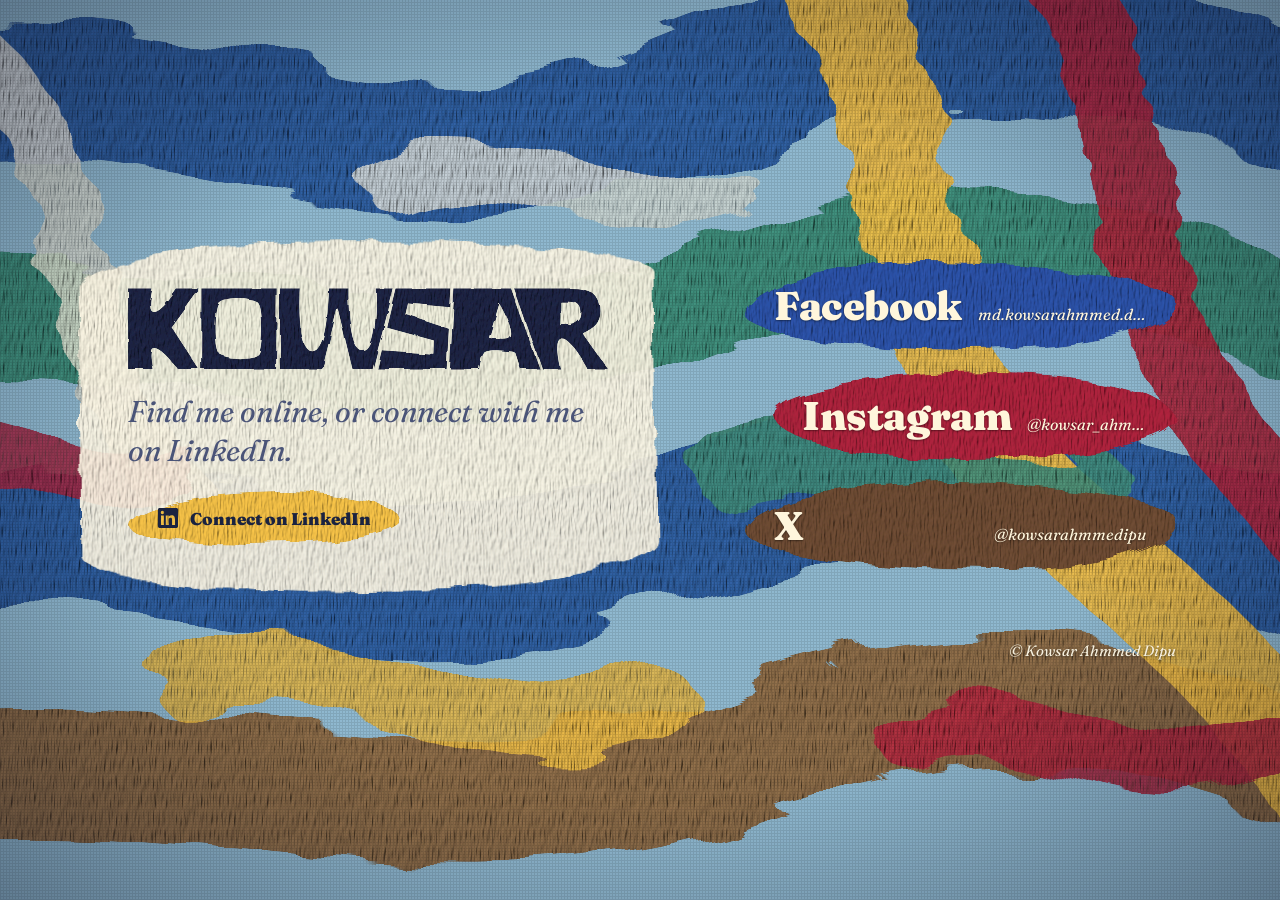
<file: index.html>
<!DOCTYPE html>
<html lang="en">
<head>
<meta charset="UTF-8">
<meta name="viewport" content="width=device-width, initial-scale=1, viewport-fit=cover">
<title>Kowsar Ahmmed Dipu</title>
<meta name="description" content="Kowsar Ahmmed Dipu. Find me on LinkedIn, Facebook, Instagram and X.">
<meta property="og:title" content="Kowsar Ahmmed Dipu">
<meta property="og:description" content="Find me on LinkedIn, Facebook, Instagram and X.">
<link rel="preconnect" href="https://fonts.googleapis.com">
<link rel="preconnect" href="https://fonts.gstatic.com" crossorigin>
<link href="https://fonts.googleapis.com/css2?family=Fraunces:ital,opsz,wght@0,9..144,600;0,9..144,900;1,9..144,400&display=swap" rel="stylesheet">
<style>
:root{
  --base:#8FB8CF; --p1:#2F5D9E; --p2:#EDBB45; --p3:#B0243B; --p4:#3E8A78; --p5:#F6F0DE; --p6:#8A6A47;
  --panel:#F6F0DE; --ink:#1B2340; --muted:#4A5478; --accent:#EDBB45; --on-accent:#1B2340; --weave:.10;
  box-sizing:border-box; padding-top:env(safe-area-inset-top,0px); padding-bottom:env(safe-area-inset-bottom,0px);
  color-scheme:light;
}
@media (prefers-color-scheme: dark){
  :root:not([data-theme="light"]){
    --base:#0E1A38; --p1:#2B4FA8; --p2:#D9A93B; --p3:#8E1F36; --p4:#1F6B63; --p5:#B8C6EC; --p6:#4A3526;
    --panel:#101C3E; --ink:#F6F0DC; --muted:#B4BEDF; --accent:#D9A93B; --on-accent:#1B1630; --weave:.18; color-scheme:dark;
  }
}
:root[data-theme="dark"]{
  --base:#0E1A38; --p1:#2B4FA8; --p2:#D9A93B; --p3:#8E1F36; --p4:#1F6B63; --p5:#B8C6EC; --p6:#4A3526;
  --panel:#101C3E; --ink:#F6F0DC; --muted:#B4BEDF; --accent:#D9A93B; --on-accent:#1B1630; --weave:.18; color-scheme:dark;
}
html{scroll-padding-top:env(safe-area-inset-top,0px)}
*,*::before,*::after{box-sizing:border-box}
body{
  margin:0; min-height:100vh; min-height:100dvh; background:var(--base); color:var(--ink);
  font-family:'Fraunces',Georgia,'Times New Roman',serif; -webkit-text-size-adjust:100%;
  display:flex; justify-content:center; align-items:center; padding:clamp(24px,6vw,80px) clamp(16px,5vw,64px);
}
.filters{position:absolute; width:0; height:0}
/* the painting */
.canvas{position:fixed; inset:0; width:100%; height:100%; z-index:-3}
.canvas path{fill:none; stroke-linecap:round; stroke-linejoin:round}
.weave,.vignette{position:fixed; inset:0; pointer-events:none}
.weave{z-index:-2; mix-blend-mode:multiply; opacity:var(--weave);
  background:repeating-linear-gradient(0deg,#000 0 1px,transparent 1px 3px),repeating-linear-gradient(90deg,#000 0 1px,transparent 1px 3px)}
.vignette{z-index:-1; background:radial-gradient(ellipse at center,transparent 55%,rgba(10,12,30,.35) 100%)}

main{width:100%; max-width:720px; display:flex; flex-direction:column; gap:clamp(28px,5vw,48px); position:relative}
.intro{position:relative; isolation:isolate; display:flex; flex-direction:column; gap:22px; align-items:flex-start; padding:clamp(28px,5vw,48px) clamp(24px,5vw,48px)}
.intro::before{content:""; position:absolute; inset:0; z-index:-1; background:var(--panel); opacity:.93;
  border-radius:46% 54% 51% 49% / 12% 10% 14% 11%; filter:url(#daub); transform:rotate(-.6deg)}
h1{margin:0; line-height:0; width:100%}
.logo{display:block; width:100%; height:auto; fill:var(--ink); filter:url(#thick); animation:stroke 1.4s cubic-bezier(.6,0,.2,1) both}
@keyframes stroke{from{clip-path:inset(0 100% 0 0)}to{clip-path:inset(0 0 0 0)}}
.intro p{margin:0; font-style:italic; font-weight:400; font-size:clamp(22px,4vw,30px); line-height:1.3; color:var(--muted); max-width:24ch}
.cta{
  position:relative; isolation:isolate; display:inline-flex; align-items:center; gap:12px; padding:16px 30px;
  color:var(--on-accent); font-weight:900; font-size:17px; text-decoration:none; transition:transform .25s ease;
}
.cta::before{content:""; position:absolute; inset:0; z-index:-1; background:var(--accent); border-radius:58% 42% 55% 45% / 62% 55% 45% 38%; filter:url(#daub); transition:transform .3s ease}
.cta svg{width:20px; height:20px; fill:currentColor}
.cta:hover{transform:rotate(-2deg) translateY(-2px)}
.cta:hover::before{transform:scale(1.06,1.12)}
.cta:focus-visible,.row:focus-visible{outline:3px solid var(--p5); outline-offset:6px}
ul{list-style:none; margin:0; padding:0 clamp(8px,3vw,24px); display:flex; flex-direction:column; gap:clamp(14px,2.5vw,22px)}
.row{
  position:relative; isolation:isolate; display:flex; align-items:baseline; gap:16px; padding:22px 30px;
  text-decoration:none; color:#FFF6DC; text-shadow:0 1px 2px rgba(0,0,0,.45); transition:transform .3s ease;
}
.row::before{
  content:""; position:absolute; inset:0; z-index:-1; background:var(--daub); filter:url(#daub);
  border-radius:var(--r); transition:transform .35s cubic-bezier(.6,0,.2,1);
}
li:nth-child(1) .row{--daub:#2A4FA3; --r:42% 58% 47% 53% / 58% 46% 54% 42%}
li:nth-child(2) .row{--daub:#A8223A; --r:56% 44% 52% 48% / 46% 56% 44% 54%; margin-left:clamp(0px,3vw,28px)}
li:nth-child(3) .row{--daub:#6B4A30; --r:48% 52% 41% 59% / 54% 44% 56% 46%}
.row:hover::before,.row:focus-visible::before,.row:active::before{transform:scale(1.04,1.12) rotate(-1deg)}
.row:hover,.row:focus-visible,.row:active{transform:translateX(8px)}
.name{font-weight:900; font-size:clamp(28px,6vw,40px); letter-spacing:-.01em; line-height:1.1}
.handle{margin-left:auto; font-style:italic; font-size:16px; text-align:right; min-width:0; overflow:hidden; text-overflow:ellipsis; white-space:nowrap}
footer{font-style:italic; font-size:15px; text-align:right; padding-right:clamp(8px,3vw,24px); color:var(--p5); text-shadow:0 1px 3px rgba(0,0,0,.5)}
@media (max-width:480px){.row{flex-direction:column; gap:4px; align-items:flex-start} .handle{margin-left:0; text-align:left} li:nth-child(2) .row{margin-left:0}}
@media (min-width:960px){
  main{max-width:1120px; display:grid; grid-template-columns:minmax(0,1.2fr) minmax(0,1fr); column-gap:clamp(40px,5vw,88px); align-items:center}
  .intro{grid-column:1}
  nav{grid-column:2}
  footer{grid-column:1 / -1}
}
@media (max-height:520px) and (orientation:landscape){body{align-items:flex-start}}
@media (prefers-reduced-motion:reduce){.logo{animation:none} .row,.row::before,.cta,.cta::before{transition:none}}
</style>
</head>
<body>
<svg class="filters" aria-hidden="true" focusable="false">
  <defs>
    <!-- wobbly, bristled edges for strokes and daubs -->
    <filter id="daub" x="-10%" y="-20%" width="120%" height="140%">
      <feTurbulence type="fractalNoise" baseFrequency="0.02 0.03" numOctaves="3" seed="4" result="n"/>
      <feDisplacementMap in="SourceGraphic" in2="n" scale="16" result="d"/>
      <feTurbulence type="fractalNoise" baseFrequency="0.7 0.08" numOctaves="3" seed="9" result="b"/>
      <feDiffuseLighting in="b" surfaceScale="2" lighting-color="#fff" result="l"><feDistantLight azimuth="225" elevation="58"/></feDiffuseLighting>
      <feComposite in="d" in2="l" operator="arithmetic" k1="1.15" k2="0" k3="0" k4="0" result="m"/>
      <feComposite in="m" in2="d" operator="in"/>
    </filter>
    <!-- heavy impasto strokes for the whole painting -->
    <filter id="paint" x="0" y="0" width="100%" height="100%">
      <feTurbulence type="fractalNoise" baseFrequency="0.006 0.02" numOctaves="3" seed="2" result="n"/>
      <feDisplacementMap in="SourceGraphic" in2="n" scale="70" result="d"/>
      <feTurbulence type="fractalNoise" baseFrequency="0.9 0.05" numOctaves="2" seed="7" result="b"/>
      <feDiffuseLighting in="b" surfaceScale="3.2" lighting-color="#fff" result="l"><feDistantLight azimuth="235" elevation="52"/></feDiffuseLighting>
      <feComposite in="d" in2="l" operator="arithmetic" k1="1.25" k2="0" k3="0" k4="0" result="m"/>
      <feComposite in="m" in2="d" operator="in"/>
    </filter>
    <!-- thick paint on the lettering -->
    <filter id="thick" x="-5%" y="-10%" width="110%" height="120%">
      <feTurbulence type="fractalNoise" baseFrequency="0.05" numOctaves="2" seed="3" result="n"/>
      <feDisplacementMap in="SourceGraphic" in2="n" scale="5" result="d"/>
      <feTurbulence type="fractalNoise" baseFrequency="0.55 0.12" numOctaves="3" seed="5" result="b"/>
      <feDiffuseLighting in="b" surfaceScale="2.5" lighting-color="#fff" result="l"><feDistantLight azimuth="230" elevation="60"/></feDiffuseLighting>
      <feComposite in="d" in2="l" operator="arithmetic" k1="1.2" k2="0" k3="0" k4="0" result="m"/>
      <feComposite in="m" in2="d" operator="in"/>
    </filter>
  </defs>
</svg>

<svg class="canvas" aria-hidden="true" viewBox="0 0 1600 1000" preserveAspectRatio="xMidYMid slice" xmlns="http://www.w3.org/2000/svg">
  <rect width="1600" height="1000" fill="var(--base)"/>
  <g filter="url(#paint)">
    <path d="M-100 140 C 250 20, 500 260, 820 120 S 1350 40, 1700 180" stroke="var(--p1)" stroke-width="150"/>
    <path d="M-100 380 C 200 300, 520 470, 860 340 S 1380 300, 1700 420" stroke="var(--p4)" stroke-width="130"/>
    <path d="M-80 620 C 260 540, 480 720, 800 600 S 1300 560, 1700 680" stroke="var(--p1)" stroke-width="160"/>
    <path d="M-100 880 C 240 800, 560 960, 900 840 S 1380 800, 1700 900" stroke="var(--p6)" stroke-width="140"/>
    <path d="M1000 -40 C 1150 180, 1050 380, 1250 560 S 1500 760, 1650 1040" stroke="var(--p2)" stroke-width="110" opacity=".92"/>
    <path d="M1250 -60 C 1380 140, 1320 340, 1480 520 S 1620 700, 1700 880" stroke="var(--p3)" stroke-width="90" opacity=".9"/>
    <path d="M60 60 C 220 200, 140 420, 300 560" stroke="var(--p5)" stroke-width="70" opacity=".75"/>
    <path d="M300 760 C 480 700, 640 860, 820 780" stroke="var(--p2)" stroke-width="80" opacity=".85"/>
    <path d="M520 200 C 640 150, 760 260, 900 210" stroke="var(--p5)" stroke-width="60" opacity=".7"/>
    <path d="M900 520 C 1040 470, 1160 590, 1300 540" stroke="var(--p4)" stroke-width="85" opacity=".9"/>
    <path d="M1100 820 C 1220 760, 1340 900, 1500 830" stroke="var(--p3)" stroke-width="70" opacity=".85"/>
    <path d="M-60 500 C 80 460, 160 560, 280 520" stroke="var(--p3)" stroke-width="60" opacity=".8"/>
  </g>
</svg>
<div class="weave"></div>
<div class="vignette"></div>

<main>
  <header class="intro">
    <h1><svg class="logo" role="img" aria-label="KOWSAR" xmlns="http://www.w3.org/2000/svg" viewBox="0 0 779.68 131.62"><path d="M125.15,465.76H90.74s-28.55-39.22-40.46-33.63c-7.61,3.57,0,33.63,0,33.63H10.16V334.19H50.28s-8.86,34.76,0,38.56c12.85,5.5,40.46-38.56,40.46-38.56h34.41l-45.23,62Z" transform="translate(-10.16 -334.19)"/><path d="M128.91,465.81l.35-131.58H251.72l-.83,131.58Zm92.94-24.63c7.85-9.66,8-72,.36-81.94s-55.71-9.8-63.72.42-8,71.16,0,81.1S214,450.84,221.85,441.18Z" transform="translate(-10.16 -334.19)"/><path d="M442.35,334.19,407.58,465.76H374.73l-24.14-99.18-24.95,99.18H256.81l0-131.57h32.39S283.34,436,309.49,436.86c26.54.83,27.07-102.67,27.07-102.67h31.75s-2.28,103,24,102.49c26.1-.48,20.09-102.49,20.09-102.49Z" transform="translate(-10.16 -334.19)"/><path d="M414.89,465.76l7.54-30.55,83.74,5.92,1-21.56-76.05-20.69,15.7-64.69h88.65l-1.75,31.47L465,359.26l-4.27,17.94,70.69,23.05-3.62,65.51Z" transform="translate(-10.16 -334.19)"/><path d="M533,465.76l7.36-131.57h91.82L679,465.76h-32.3l-8.9-27.43s-38-7-47.71,0c-5.88,4.22-9.26,27.43-9.26,27.43Zm63.49-50.55s29.32,6.93,34.41,0c8.58-11.7-17.43-55.33-17.43-55.33Z" transform="translate(-10.16 -334.19)"/><path d="M789.84,465.76H756.35s-28.44-54.76-43.77-48.9c-11.42,4.36,0,48.9,0,48.9H683L637,334.19h92.89q23.94,0,35.92,9.31t12,27.94a34.76,34.76,0,0,1-7.71,22.62c-5.14,6.33-21.1,14-21.1,14ZM712.58,356.39v38.08h12.85q9.63,0,15.41-5.78a19.4,19.4,0,0,0,5.78-14.31q0-9-5.13-13.49T726,356.39Z" transform="translate(-10.16 -334.19)"/></svg></h1>
    <p>Find me online, or connect with me on LinkedIn.</p>
    <a class="cta" href="https://www.linkedin.com/in/kowsar-ahmmed-dipu/" target="_blank" rel="noopener">
      <svg viewBox="0 0 24 24" aria-hidden="true"><path d="M20.45 20.45h-3.56v-5.57c0-1.33-.03-3.04-1.85-3.04-1.86 0-2.14 1.45-2.14 2.94v5.67H9.35V9h3.41v1.56h.05c.48-.9 1.64-1.85 3.37-1.85 3.6 0 4.27 2.37 4.27 5.45v6.29zM5.34 7.43a2.06 2.06 0 1 1 0-4.12 2.06 2.06 0 0 1 0 4.12zM7.12 20.45H3.56V9h3.56v11.45zM22.22 0H1.77C.79 0 0 .77 0 1.73v20.54C0 23.23.79 24 1.77 24h20.45c.98 0 1.78-.77 1.78-1.73V1.73C24 .77 23.2 0 22.22 0z"/></svg>
      Connect on LinkedIn
    </a>
  </header>

  <nav aria-label="Social profiles">
    <ul>
      <li><a class="row" href="https://www.facebook.com/md.kowsarahmmed.dipu" target="_blank" rel="noopener"><span class="name">Facebook</span><span class="handle">md.kowsarahmmed.dipu</span></a></li>
      <li><a class="row" href="https://www.instagram.com/kowsar_ahmmed_dipu/" target="_blank" rel="noopener"><span class="name">Instagram</span><span class="handle">@kowsar_ahmmed_dipu</span></a></li>
      <li><a class="row" href="https://x.com/kowsarahmmedipu" target="_blank" rel="noopener"><span class="name">X</span><span class="handle">@kowsarahmmedipu</span></a></li>
    </ul>
  </nav>

  <footer>&copy; Kowsar Ahmmed Dipu</footer>
</main>
</body>
</html>
</file>
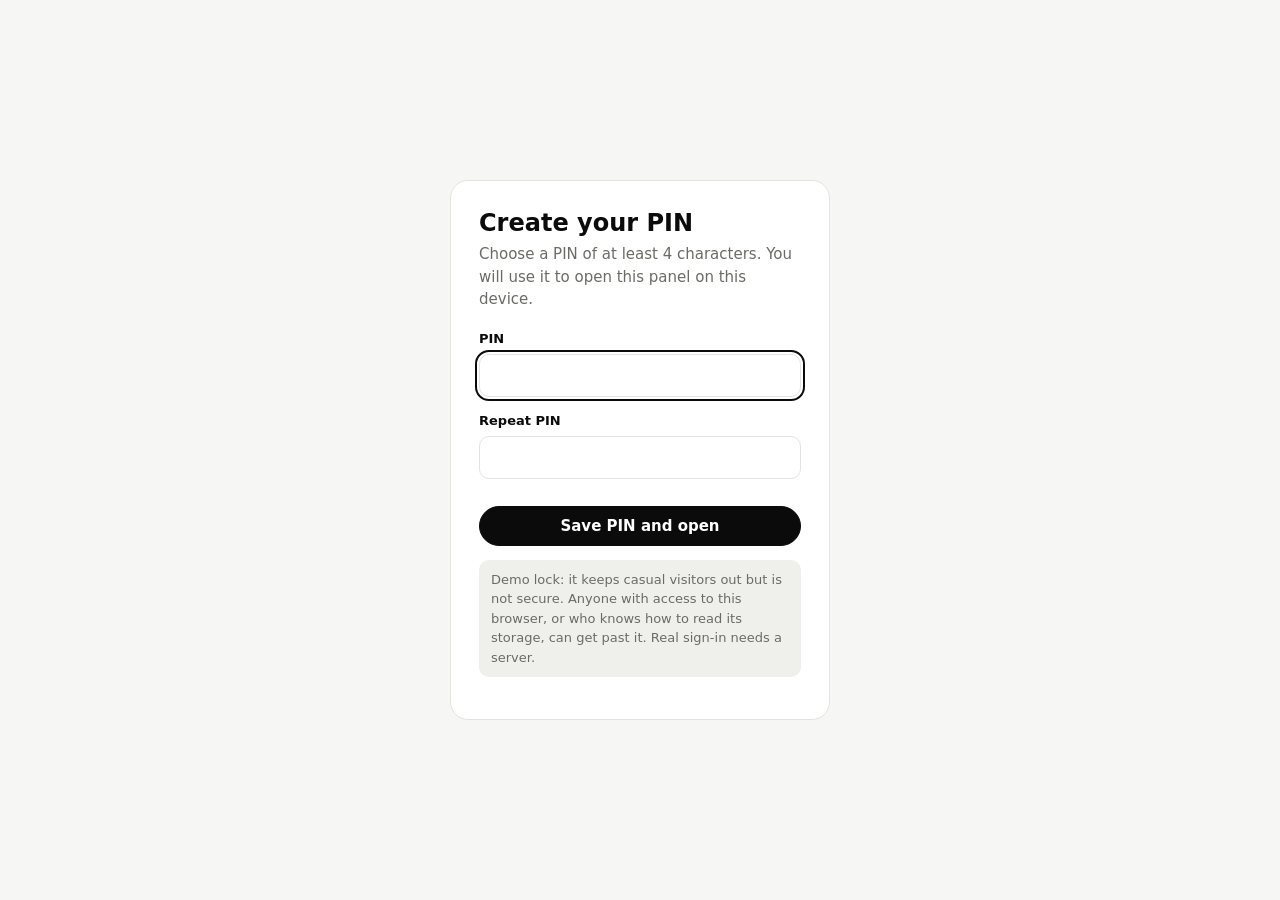
<file: admin/index.html>
<!doctype html>
<html lang="en">
<head>
<meta charset="utf-8">
<meta name="viewport" content="width=device-width, initial-scale=1">
<meta name="robots" content="noindex, nofollow">
<title>KOWSAR Admin</title>
<link rel="stylesheet" href="/admin/css/admin.css">
</head>
<body>
<svg width="0" height="0" style="position:absolute" aria-hidden="true">
  <defs>
    <symbol id="dress" viewBox="0 0 200 320"><path d="M82 8c4 18 32 18 36 0l22 14 10 54-22 12 8 40c2 28 14 60 38 102 6 14-2 24-14 26-30 6-84 6-112 0-12-2-20-12-14-26 24-42 36-74 38-102l8-40-22-12 10-54z" fill="currentColor"/></symbol>
    <symbol id="shirt" viewBox="0 0 220 260"><path d="M78 6c8 18 56 18 64 0l56 28 18 62-38 14-6-28v152H48V82l-6 28-38-14 18-62z" fill="currentColor"/></symbol>
    <symbol id="coat" viewBox="0 0 220 340"><path d="M82 6c6 14 50 14 56 0l44 22 22 80-30 10-4 28 8 180h-40l-12-134-12 134H78L66 226 54 360h-40l8-180-4-28L-2 118 20 28z" transform="translate(10 0) scale(.92 .92)" fill="currentColor"/></symbol>
    <symbol id="bag" viewBox="0 0 220 220"><path d="M70 70c0-40 80-40 80 0" fill="none" stroke="currentColor" stroke-width="12" stroke-linecap="round"/><path d="M26 70h168l14 128c1 10-6 16-16 16H28c-10 0-17-6-16-16z" fill="currentColor"/></symbol>
    <symbol id="shoe" viewBox="0 0 260 140"><path d="M14 20h56l14 34c20 8 52 12 92 22 36 8 70 22 70 44v10H14z" fill="currentColor"/></symbol>
    <symbol id="trouser" viewBox="0 0 160 300"><path d="M30 6h100l10 288h-48L80 120 68 294H20z" fill="currentColor"/></symbol>
    <symbol id="cap" viewBox="0 0 240 140"><path d="M30 100c-4-60 28-86 90-86s94 26 90 86z" fill="currentColor"/><path d="M110 100h120c10 0 10 20 0 20H110z" fill="currentColor"/></symbol>
  </defs>
</svg>
<main class="lock" id="lock" hidden>
  <form class="lock-card" id="lock-form" novalidate></form>
</main>
<div class="app" id="app" hidden>
  <aside class="side" aria-label="Admin">
    <div class="brand">KOWSAR<br><span style="font-weight:400;letter-spacing:.04em;color:#8a8a85">Boss panel</span></div>
    <a class="nav" href="#dashboard" data-nav="dashboard"><svg viewBox="0 0 24 24" fill="none" stroke="currentColor" stroke-width="1.8" stroke-linecap="round" stroke-linejoin="round" aria-hidden="true"><path d="M4 13h6V4H4zM14 20h6V11h-6zM14 4v4h6V4zM4 20h6v-3H4z"/></svg>Dashboard</a><a class="nav" href="#products" data-nav="products"><svg viewBox="0 0 24 24" fill="none" stroke="currentColor" stroke-width="1.8" stroke-linecap="round" stroke-linejoin="round" aria-hidden="true"><path d="M4 7l8-4 8 4v10l-8 4-8-4zM4 7l8 4 8-4M12 11v10"/></svg>Products</a><a class="nav" href="#orders" data-nav="orders"><svg viewBox="0 0 24 24" fill="none" stroke="currentColor" stroke-width="1.8" stroke-linecap="round" stroke-linejoin="round" aria-hidden="true"><path d="M6 3h12v18l-3-2-3 2-3-2-3 2zM9 8h6M9 12h6"/></svg>Orders</a><a class="nav" href="#settings" data-nav="settings"><svg viewBox="0 0 24 24" fill="none" stroke="currentColor" stroke-width="1.8" stroke-linecap="round" stroke-linejoin="round" aria-hidden="true"><circle cx="12" cy="12" r="3"/><path d="M12 3v3M12 18v3M3 12h3M18 12h3M5.6 5.6l2.1 2.1M16.3 16.3l2.1 2.1M18.4 5.6l-2.1 2.1M7.7 16.3l-2.1 2.1"/></svg>Settings</a>
    <div class="grow"></div>
    <a class="nav" href="/shop" target="_blank" rel="noopener"><svg viewBox="0 0 24 24" fill="none" stroke="currentColor" stroke-width="1.8" stroke-linecap="round" stroke-linejoin="round" aria-hidden="true"><path d="M4 7l8-4 8 4v10l-8 4-8-4zM4 7l8 4 8-4M12 11v10"/></svg>View shop</a>
    <button class="nav" type="button" data-act="lock"><svg viewBox="0 0 24 24" fill="none" stroke="currentColor" stroke-width="1.8" stroke-linecap="round" stroke-linejoin="round" aria-hidden="true"><rect x="5" y="11" width="14" height="9" rx="2"/><path d="M8 11V8a4 4 0 018 0v3"/></svg>Lock</button>
  </aside>
  <div>
    <nav class="tabs-m" aria-label="Admin"><a href="#dashboard" data-nav="dashboard">Dashboard</a><a href="#products" data-nav="products">Products</a><a href="#orders" data-nav="orders">Orders</a><a href="#settings" data-nav="settings">Settings</a><a href="/shop" target="_blank" rel="noopener">Shop</a><a href="#" data-act="lock" role="button">Lock</a></nav>
    <main class="main" id="view"></main>
  </div>
</div>
<div class="scrim" id="scrim" hidden><div class="dialog" id="dialog" role="dialog" aria-modal="true"></div></div>
<div class="toast" id="toast" role="status" aria-live="polite"></div>
<script src="/shop/js/data/products.js"></script>
<script src="/shop/js/data/details.js"></script>
<script src="/admin/js/store.js"></script>
<script src="/admin/js/auth.js"></script>
<script src="/admin/js/dashboard.js"></script>
<script src="/admin/js/products.js"></script>
<script src="/admin/js/orders.js"></script>
<script src="/admin/js/settings.js"></script>
<script src="/admin/js/app.js"></script>
</body>
</html>
</file>
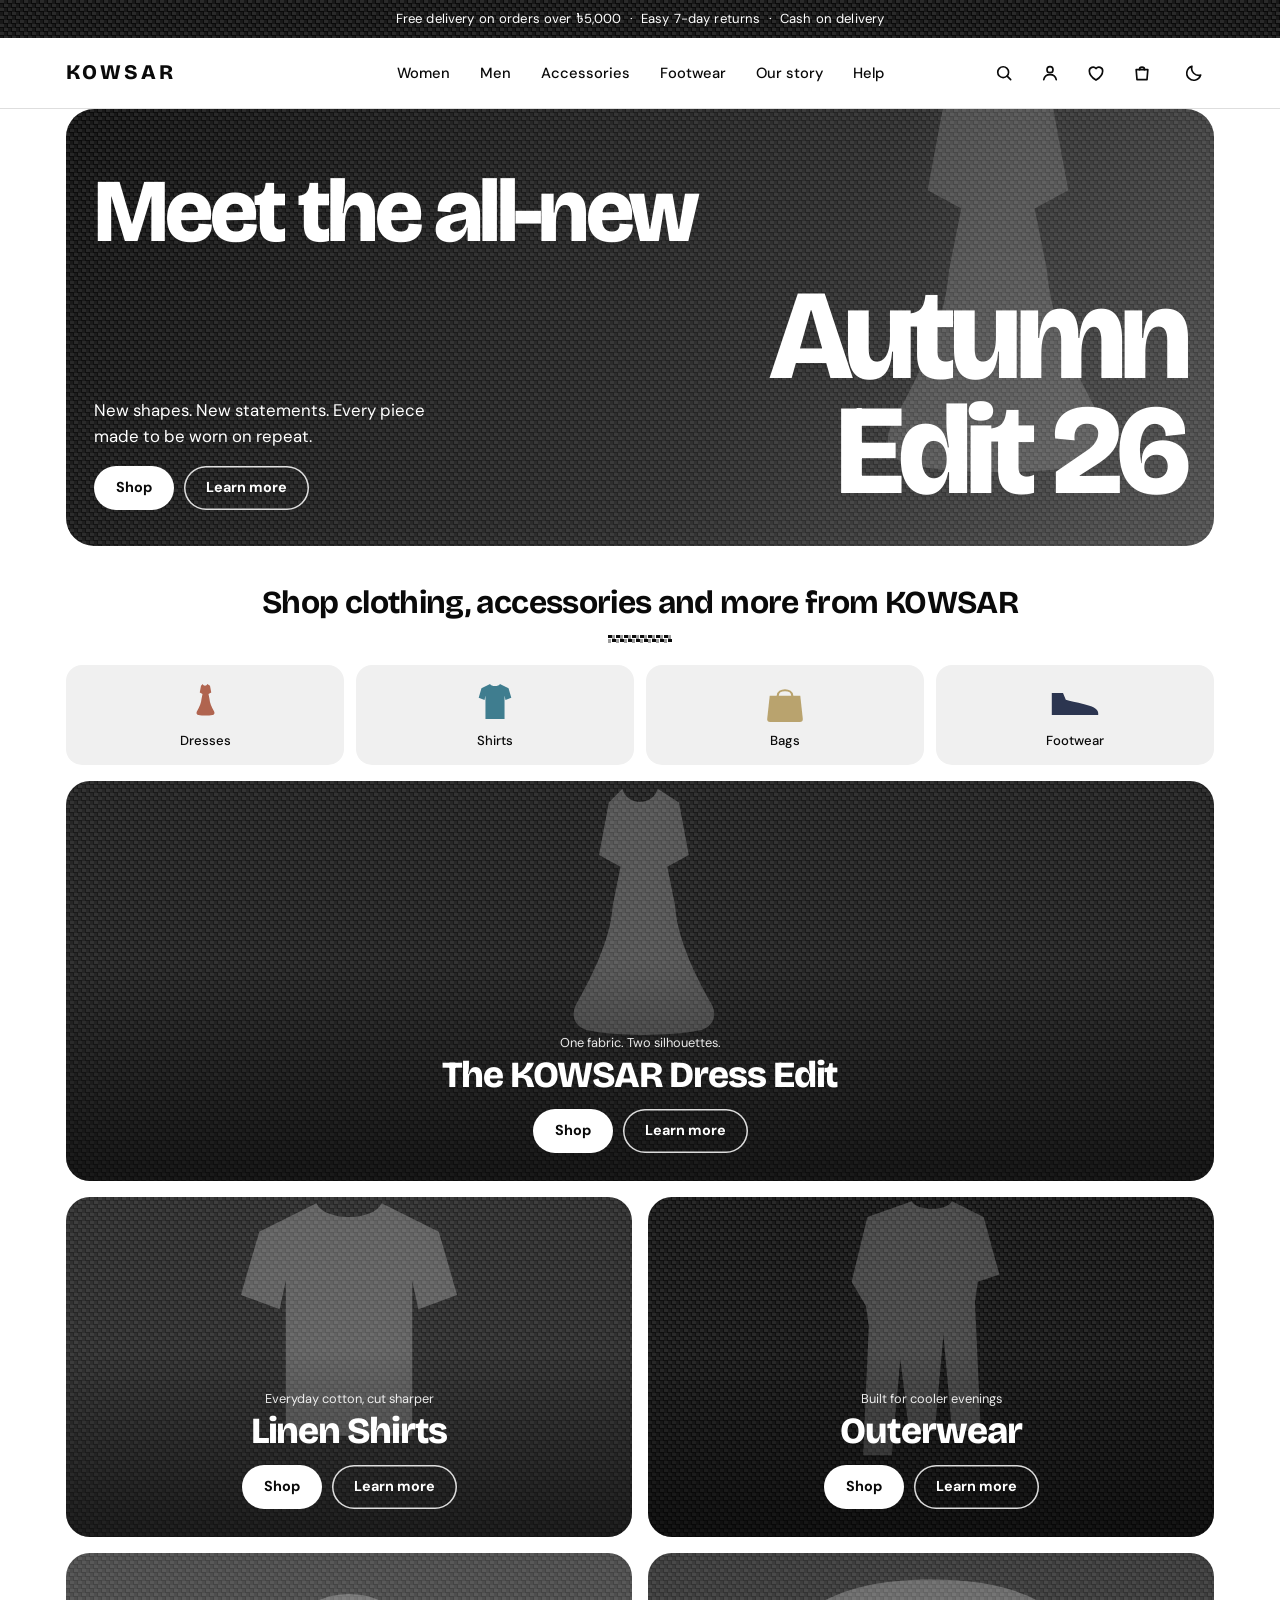
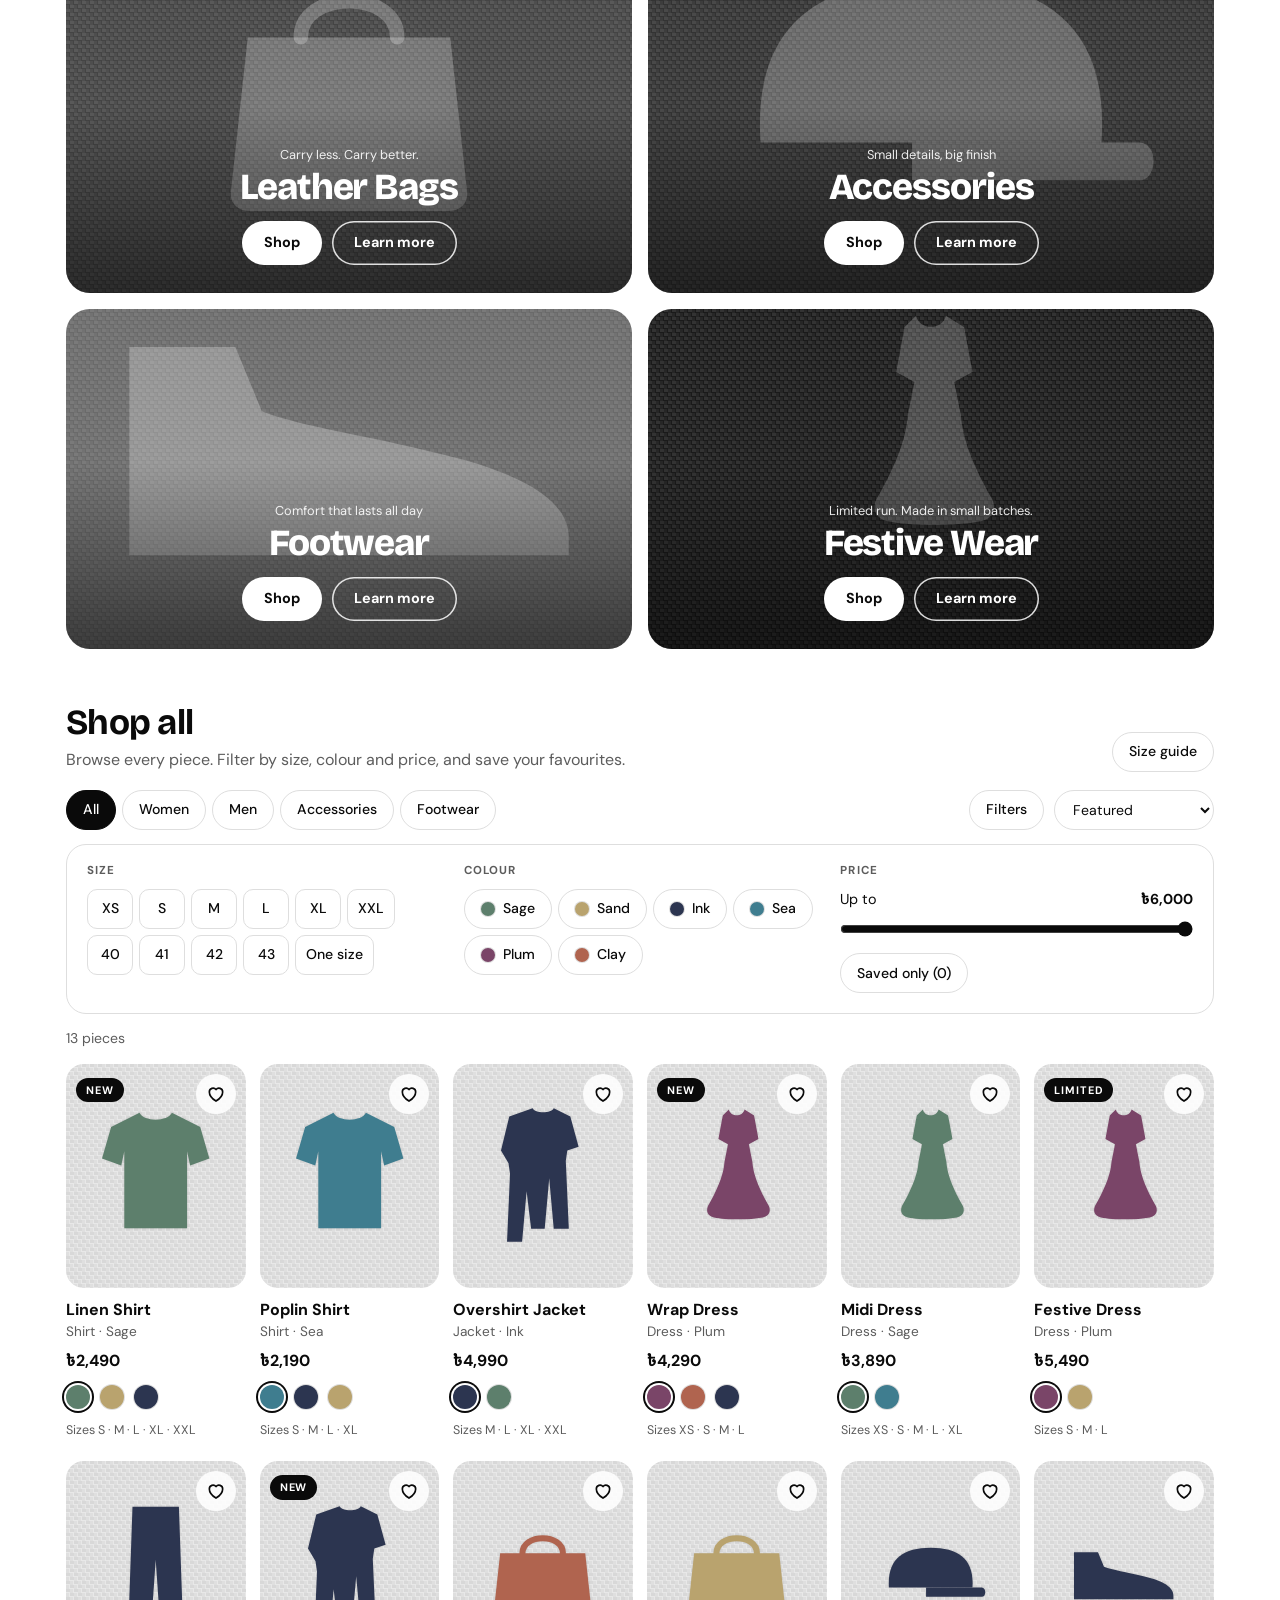
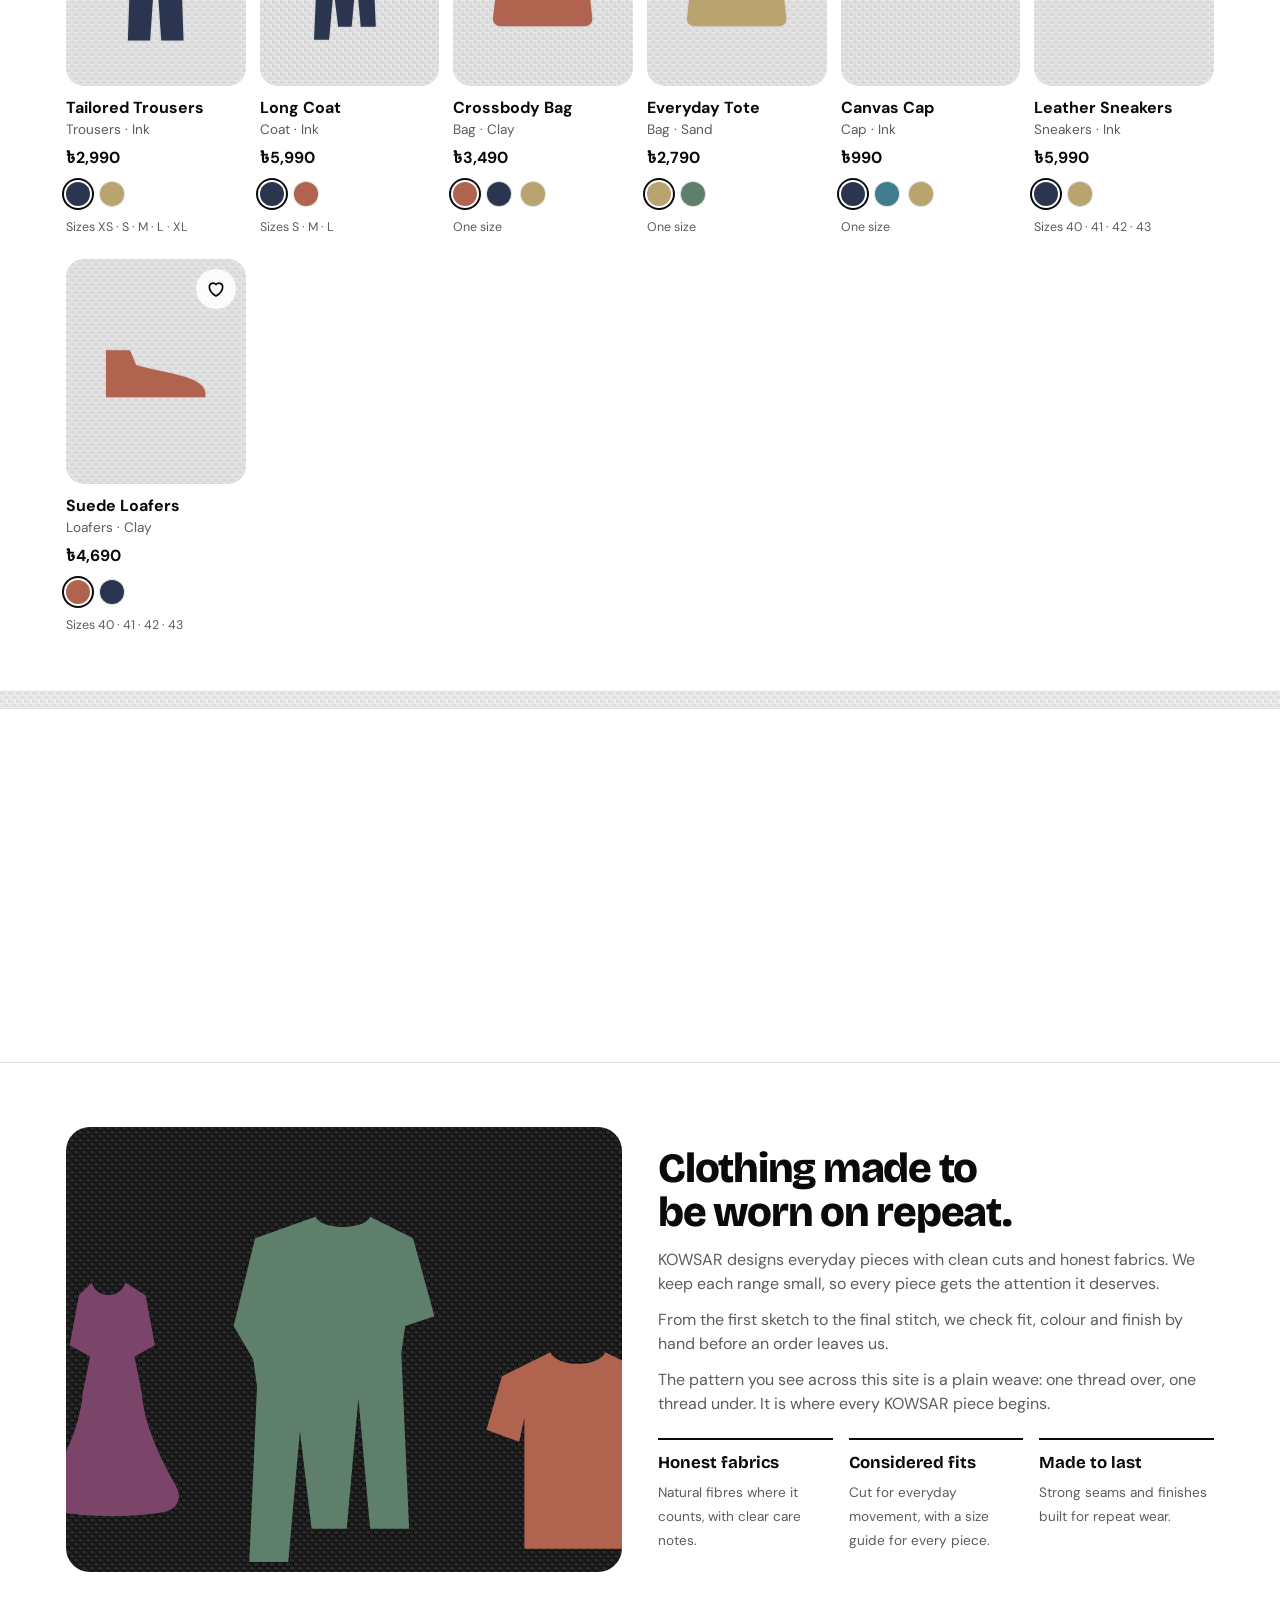
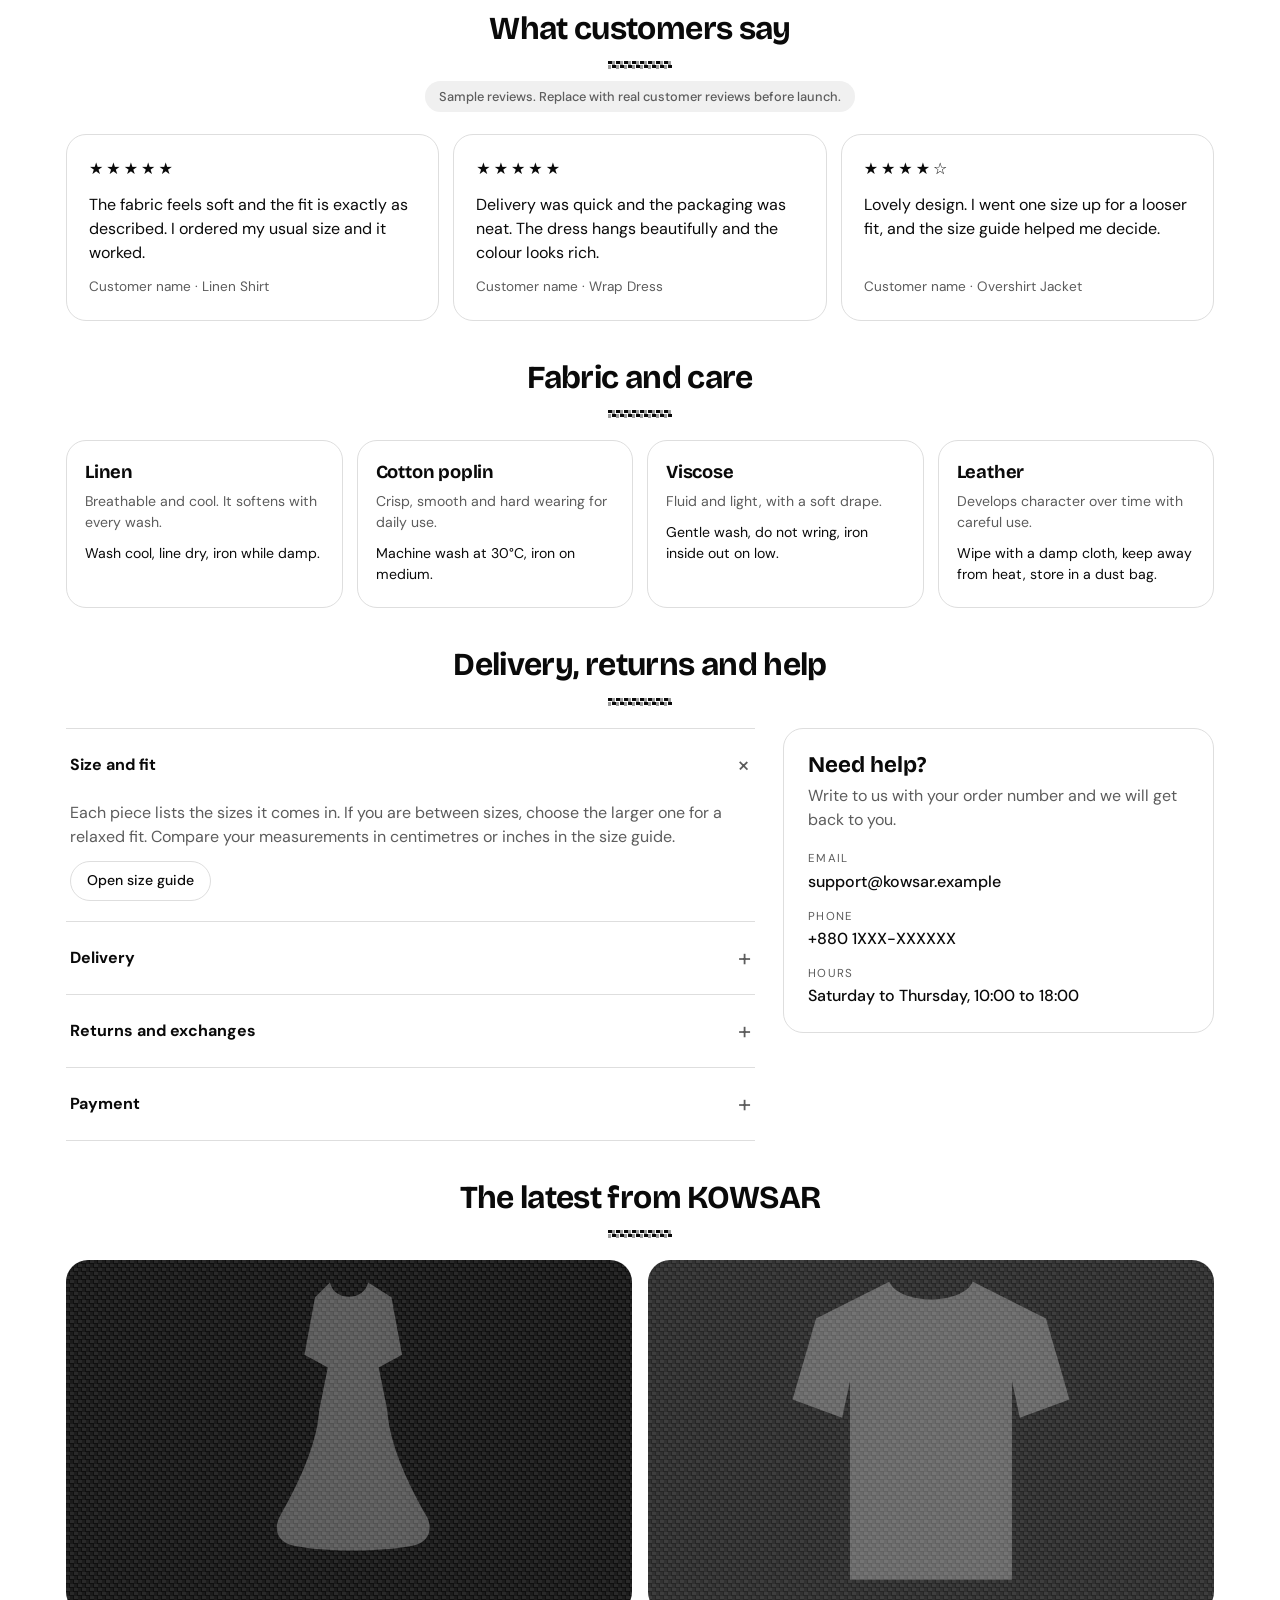
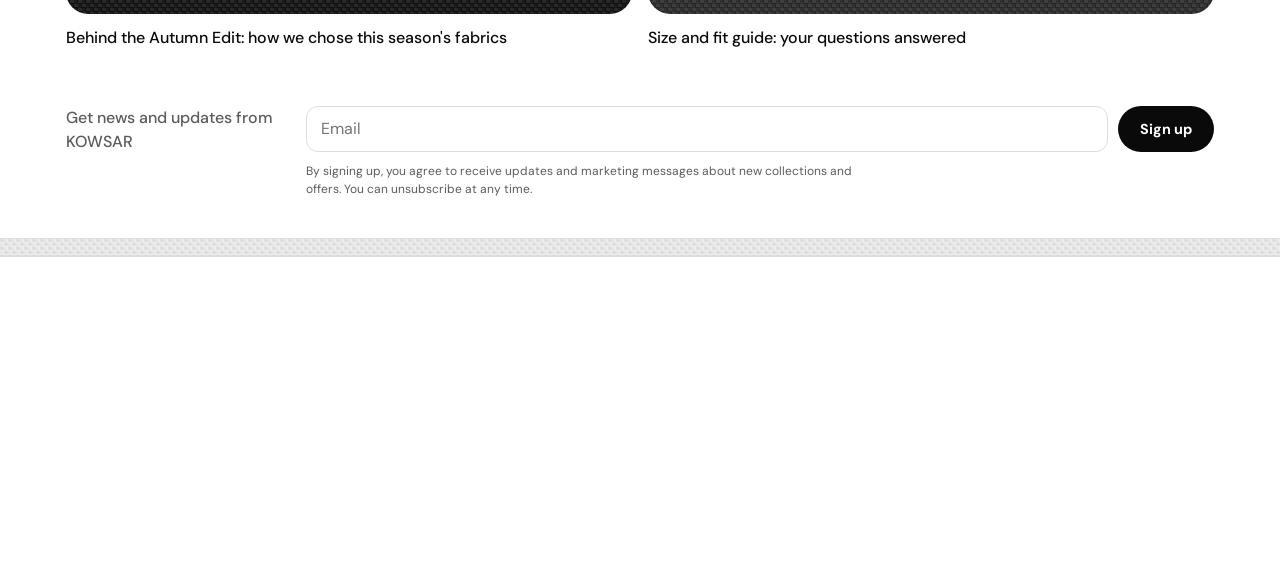
<file: shop/index.html>
<!doctype html>
<html lang="en">
<head>
<meta charset="utf-8">
<meta name="viewport" content="width=device-width, initial-scale=1, viewport-fit=cover">
<meta name="description" content="KOWSAR. Everyday fashion, made to be worn on repeat.">
<!-- Demo build: remove the next line when the shop is ready for search engines. -->
<meta name="robots" content="noindex, nofollow">
<style>
:root { color-scheme: light; padding-top: env(safe-area-inset-top, 0px); padding-bottom: env(safe-area-inset-bottom, 0px); }
html { -webkit-text-size-adjust: 100%; }
body { margin: 0; }
img { max-width: 100%; }
</style>
<title>KOWSAR</title>
<link rel="preconnect" href="https://fonts.googleapis.com">
<link rel="preconnect" href="https://fonts.gstatic.com" crossorigin>
<link rel="stylesheet" href="https://fonts.googleapis.com/css2?family=Bricolage+Grotesque:opsz,wght@12..96,500;12..96,700;12..96,800&family=DM+Sans:wght@400;500;700&family=Noto+Sans+Bengali:wght@500;700&display=swap">
<link rel="stylesheet" href="/shop/css/tokens.css">
<link rel="stylesheet" href="/shop/css/home.css">
<link rel="stylesheet" href="/shop/css/catalogue.css">
<link rel="stylesheet" href="/shop/css/trust.css">
<link rel="stylesheet" href="/shop/css/size-guide.css">
<link rel="stylesheet" href="/shop/css/product-page.css">
<link rel="stylesheet" href="/shop/css/checkout.css">
<link rel="stylesheet" href="/shop/css/account.css">
<link rel="stylesheet" href="/shop/css/header.css">
<link rel="stylesheet" href="/shop/css/theme.css">
<link rel="stylesheet" href="/shop/css/mood.css">
</head>
<body>


<!-- shared garment shapes -->
<svg width="0" height="0" style="position:absolute" aria-hidden="true">
  <defs>
    <symbol id="dress" viewBox="0 0 200 320"><path d="M82 8c4 18 32 18 36 0l22 14 10 54-22 12 8 40c2 28 14 60 38 102 6 14-2 24-14 26-30 6-84 6-112 0-12-2-20-12-14-26 24-42 36-74 38-102l8-40-22-12 10-54z" fill="currentColor"/></symbol>
    <symbol id="shirt" viewBox="0 0 220 260"><path d="M78 6c8 18 56 18 64 0l56 28 18 62-38 14-6-28v152H48V82l-6 28-38-14 18-62z" fill="currentColor"/></symbol>
    <symbol id="coat" viewBox="0 0 220 340"><path d="M82 6c6 14 50 14 56 0l44 22 22 80-30 10-4 28 8 180h-40l-12-134-12 134H78L66 226 54 360h-40l8-180-4-28L-2 118 20 28z" transform="translate(10 0) scale(.92 .92)" fill="currentColor"/></symbol>
    <symbol id="bag" viewBox="0 0 220 220"><path d="M70 70c0-40 80-40 80 0" fill="none" stroke="currentColor" stroke-width="12" stroke-linecap="round"/><path d="M26 70h168l14 128c1 10-6 16-16 16H28c-10 0-17-6-16-16z" fill="currentColor"/></symbol>
    <symbol id="shoe" viewBox="0 0 260 140"><path d="M14 20h56l14 34c20 8 52 12 92 22 36 8 70 22 70 44v10H14z" fill="currentColor"/></symbol>
    <symbol id="trouser" viewBox="0 0 160 300"><path d="M30 6h100l10 288h-48L80 120 68 294H20z" fill="currentColor"/></symbol>
    <symbol id="cap" viewBox="0 0 240 140"><path d="M30 100c-4-60 28-86 90-86s94 26 90 86z" fill="currentColor"/><path d="M110 100h120c10 0 10 20 0 20H110z" fill="currentColor"/></symbol>
  </defs>
</svg>

<a class="skip" href="#products">Skip to products</a>
<div class="announce" role="region" aria-label="Store announcement"><div class="wrap"><p>Free delivery on orders over &#2547;5,000 <span class="hide-sm">&nbsp;&middot;&nbsp; Easy 7-day returns &nbsp;&middot;&nbsp; Cash on delivery</span></p></div></div>
<header class="site-header" id="site-header">
  <div class="wrap topbar">
    <div class="left">
    <button class="icon-btn" id="menu-btn" type="button" aria-label="Menu" aria-expanded="false" aria-controls="menu"><svg viewBox="0 0 24 24" fill="none" stroke="currentColor" stroke-width="2" stroke-linecap="round"><path d="M4 7h16M4 12h16M4 17h16"/></svg></button>
    <a class="brand" href="#top">KOWSAR</a>
    </div>
    <nav class="nav" aria-label="Main">
      <div class="nav-item"><a href="#products" data-cat="women">Women</a><div class="dd">
        <a class="all" href="#products" data-cat="women">All women</a><a href="#products" data-cat="women" data-q="dress">Dresses</a><a href="#products" data-cat="women" data-q="trousers">Trousers</a><a href="#products" data-cat="women" data-q="coat">Coats</a></div></div>
      <div class="nav-item"><a href="#products" data-cat="men">Men</a><div class="dd">
        <a class="all" href="#products" data-cat="men">All men</a><a href="#products" data-cat="men" data-q="shirt">Shirts</a><a href="#products" data-cat="men" data-q="jacket">Jackets</a></div></div>
      <div class="nav-item"><a href="#products" data-cat="accessories">Accessories</a><div class="dd">
        <a class="all" href="#products" data-cat="accessories">All accessories</a><a href="#products" data-cat="accessories" data-q="bag">Bags</a><a href="#products" data-cat="accessories" data-q="cap">Caps</a></div></div>
      <div class="nav-item"><a href="#products" data-cat="footwear">Footwear</a><div class="dd">
        <a class="all" href="#products" data-cat="footwear">All footwear</a><a href="#products" data-cat="footwear" data-q="sneakers">Sneakers</a><a href="#products" data-cat="footwear" data-q="loafers">Loafers</a></div></div>
      <div class="nav-item"><a href="#story">Our story</a></div>
      <div class="nav-item"><a href="#help">Help</a></div>
    </nav>
    <div class="icons">
      <button class="icon-btn mood" id="mood" type="button" data-mode="light" aria-label="Switch to dark mood" title="Light / Dark mood">
        <svg class="i-moon" width="20" height="20" viewBox="0 0 24 24" fill="none" stroke="currentColor" stroke-width="2" stroke-linecap="round" stroke-linejoin="round"><path d="M20 14.5A8.5 8.5 0 019.5 4 8.5 8.5 0 1020 14.5z"/></svg>
        <svg class="i-sun" width="20" height="20" viewBox="0 0 24 24" fill="none" stroke="currentColor" stroke-width="2" stroke-linecap="round"><circle cx="12" cy="12" r="4"/><path d="M12 2v2M12 20v2M2 12h2M20 12h2M4.9 4.9l1.4 1.4M17.7 17.7l1.4 1.4M4.9 19.1l1.4-1.4M17.7 6.3l1.4-1.4"/></svg>
      </button>
      <a class="icon-btn" id="acct-btn" href="#account" aria-label="My account"><svg viewBox="0 0 24 24" fill="none" stroke="currentColor" stroke-width="2" stroke-linecap="round"><circle cx="12" cy="8" r="3.6"/><path d="M4.5 20c.8-4 4-6 7.5-6s6.7 2 7.5 6"/></svg></a>
      <button class="icon-btn" id="wish-btn" type="button" aria-label="Saved pieces" aria-pressed="false"><svg viewBox="0 0 24 24" fill="none" stroke="currentColor" stroke-width="2" stroke-linejoin="round"><path d="M12 20.5s-8-4.9-8-11a4.5 4.5 0 018-2.8 4.5 4.5 0 018 2.8c0 6.1-8 11-8 11z"/></svg><span class="badge" id="wish-badge" hidden>0</span></button>
      <button class="icon-btn" id="search-btn" type="button" aria-label="Search products" aria-expanded="false" aria-controls="searchbar"><svg viewBox="0 0 24 24" fill="none" stroke="currentColor" stroke-width="2" stroke-linecap="round"><circle cx="11" cy="11" r="6.5"/><path d="M20 20l-4.2-4.2"/></svg></button>
      <button class="icon-btn" id="bag-btn" type="button" aria-label="Open bag" style="position:relative"><svg viewBox="0 0 24 24" fill="none" stroke="currentColor" stroke-width="2" stroke-linejoin="round"><path d="M5 8h14l-1 12H6z"/><path d="M9 8a3 3 0 016 0" stroke-linecap="round"/></svg></button>
    </div>
  </div>
  <div class="drop" id="searchbar" hidden>
    <div class="wrap">
      <form class="search-field" id="search-form" role="search">
        <svg viewBox="0 0 24 24" fill="none" stroke="currentColor" stroke-width="2" stroke-linecap="round" aria-hidden="true"><circle cx="11" cy="11" r="6.5"/><path d="M20 20l-4.2-4.2"/></svg>
        <input id="q" type="search" placeholder="Search dresses, shirts, bags, shoes" autocomplete="off" aria-label="Search products">
        <button class="link-btn" type="button" id="search-close">Close</button>
      </form>
      <p class="search-hint" id="search-hint" aria-live="polite"></p>
    </div>
  </div>
  <div class="drop" id="menu" hidden>
    <div class="wrap">
      <div class="menu-grid">
        <div><h4>Shop</h4><ul>
          <li><a href="#products" data-cat="all">All pieces</a></li>
          <li><a href="#products" data-cat="women">Women</a></li>
          <li><a href="#products" data-cat="men">Men</a></li>
          <li><a href="#products" data-cat="accessories">Accessories</a></li>
          <li><a href="#products" data-cat="footwear">Footwear</a></li>
        </ul></div>
        <div><h4>Help</h4><ul>
          <li><a href="#products" data-open-size>Size guide</a></li>
          <li><a href="#help">Delivery and returns</a></li>
          <li><a href="#fabric">Fabric and care</a></li>
          <li><a href="#help">Contact us</a></li>
        </ul></div>
        <div><h4>About</h4><ul>
          <li><a href="#story">Our story</a></li>
          <li><a href="#account">My account</a></li>
          <li><a href="#reviews">Reviews</a></li>
          <li><a href="#journal">Journal</a></li>
        </ul></div>
      </div>
    </div>
  </div>
</header>
<div id="home-view">

<div class="wrap">
  <section class="hero" id="top" aria-label="New collection">
    <div class="hero-art" aria-hidden="true"><svg viewBox="0 0 200 320" style="color: rgba(255,255,255,0.16)"><use href="#dress"/></svg></div>
    <div class="hero-top">Meet the all-new</div>
    <div class="hero-bottom">
      <div>
        <p class="hero-sub">New shapes. New statements. Every piece made to be worn on repeat.</p>
        <div class="btn-row"><a class="btn btn-primary" href="#shop">Shop</a><a class="btn btn-soft" href="#journal">Learn more</a></div>
      </div>
      <div class="hero-big">Autumn<br>Edit 26</div>
    </div>
  </section>

  <h2 class="section-title" id="shop">Shop clothing, accessories and more from KOWSAR</h2>
  <div class="chips">
    <a class="chip" href="#women"><svg viewBox="0 0 200 320" style="color:#b0644f"><use href="#dress"/></svg>Dresses</a>
    <a class="chip" href="#men"><svg viewBox="0 0 220 260" style="color:#3f7d8f"><use href="#shirt"/></svg>Shirts</a>
    <a class="chip" href="#bags"><svg viewBox="0 0 220 220" style="color:#b9a36e"><use href="#bag"/></svg>Bags</a>
    <a class="chip" href="#shoes"><svg viewBox="0 0 260 140" style="color:#2c3550"><use href="#shoe"/></svg>Footwear</a>
  </div>

  <article class="panel panel-wide bg-plum" style="margin-top:16px" id="women">
    <div class="art"><svg viewBox="0 0 200 320" style="color:rgba(255,255,255,0.22)"><use href="#dress"/></svg></div>
    <div class="kicker">One fabric. Two silhouettes.</div>
    <h3>The KOWSAR Dress Edit</h3>
    <div class="btn-row"><a class="btn btn-primary" href="#shop">Shop</a><a class="btn btn-soft" href="#journal">Learn more</a></div>
  </article>

  <div class="grid2">
    <article class="panel bg-sage" id="men">
      <div class="art"><svg viewBox="0 0 220 260" style="color:rgba(255,255,255,0.24)"><use href="#shirt"/></svg></div>
      <div class="kicker">Everyday cotton, cut sharper</div>
      <h3>Linen Shirts</h3>
      <div class="btn-row"><a class="btn btn-primary" href="#shop">Shop</a><a class="btn btn-soft" href="#journal">Learn more</a></div>
    </article>
    <article class="panel bg-ink">
      <div class="art"><svg viewBox="0 0 220 340" style="color:rgba(255,255,255,0.2)"><use href="#coat"/></svg></div>
      <div class="kicker">Built for cooler evenings</div>
      <h3>Outerwear</h3>
      <div class="btn-row"><a class="btn btn-primary" href="#shop">Shop</a><a class="btn btn-soft" href="#journal">Learn more</a></div>
    </article>
    <article class="panel bg-clay" id="bags">
      <div class="art"><svg viewBox="0 0 220 220" style="color:rgba(255,255,255,0.24)"><use href="#bag"/></svg></div>
      <div class="kicker">Carry less. Carry better.</div>
      <h3>Leather Bags</h3>
      <div class="btn-row"><a class="btn btn-primary" href="#shop">Shop</a><a class="btn btn-soft" href="#journal">Learn more</a></div>
    </article>
    <article class="panel bg-sea">
      <div class="art"><svg viewBox="0 0 240 140" style="color:rgba(255,255,255,0.24)"><use href="#cap"/></svg></div>
      <div class="kicker">Small details, big finish</div>
      <h3>Accessories</h3>
      <div class="btn-row"><a class="btn btn-primary" href="#shop">Shop</a><a class="btn btn-soft" href="#journal">Learn more</a></div>
    </article>
    <article class="panel bg-sand" id="shoes">
      <div class="art"><svg viewBox="0 0 260 140" style="color:rgba(255,255,255,0.26)"><use href="#shoe"/></svg></div>
      <div class="kicker">Comfort that lasts all day</div>
      <h3>Footwear</h3>
      <div class="btn-row"><a class="btn btn-primary" href="#shop">Shop</a><a class="btn btn-soft" href="#journal">Learn more</a></div>
    </article>
    <article class="panel bg-plum">
      <div class="art"><svg viewBox="0 0 200 320" style="color:rgba(255,255,255,0.2)"><use href="#dress"/></svg></div>
      <div class="kicker">Limited run. Made in small batches.</div>
      <h3>Festive Wear</h3>
      <div class="btn-row"><a class="btn btn-primary" href="#shop">Shop</a><a class="btn btn-soft" href="#journal">Learn more</a></div>
    </article>
  </div>
</div>

<div class="wrap" id="products">
  <div class="shop-head">
    <div>
      <h2>Shop all</h2>
      <p>Browse every piece. Filter by size, colour and price, and save your favourites.</p>
    </div>
    <button class="pill" type="button" data-open-size>Size guide</button>
  </div>
  <div class="toolbar">
    <div class="seg" id="cats" role="group" aria-label="Category"></div>
    <button class="pill end" id="filter-toggle" type="button" aria-expanded="true" aria-controls="filters">Filters</button>
    <label class="sr" for="sort">Sort by</label>
    <select class="select" id="sort">
      <option value="featured">Featured</option>
      <option value="low">Price: low to high</option>
      <option value="high">Price: high to low</option>
      <option value="az">Name: A to Z</option>
    </select>
  </div>
  <div class="filters" id="filters">
    <div><h3>Size</h3><div class="chip-row" id="size-chips"></div></div>
    <div><h3>Colour</h3><div class="chip-row" id="color-chips"></div></div>
    <div>
      <h3>Price</h3>
      <label class="range-row" for="price"><span>Up to</span><output id="price-out" for="price"></output></label>
      <input id="price" type="range" min="500" max="6000" step="100" value="6000">
      <button class="pill" id="wish-only" type="button" aria-pressed="false">Saved only</button>
    </div>
  </div>
  <div class="active" id="active"></div>
  <p class="count" id="count" aria-live="polite"></p>
  <div class="cards" id="cards"></div>
</div>

<div class="weave-rule" aria-hidden="true"></div>
<div class="band">
  <div class="wrap">
    <h2 class="section-title">Why buy from KOWSAR</h2>
    <div class="trust">
      <div class="trust-item"><svg viewBox="0 0 24 24" fill="none" stroke="currentColor" stroke-width="1.8" stroke-linejoin="round" stroke-linecap="round"><path d="M3 6h11v9H3zM14 9h4l3 3v3h-7z"/><circle cx="7" cy="17" r="1.8"/><circle cx="17" cy="17" r="1.8"/></svg><h3>Fast delivery</h3><p>Orders ship within 48 hours. Free delivery on orders above your set minimum.</p></div>
      <div class="trust-item"><svg viewBox="0 0 24 24" fill="none" stroke="currentColor" stroke-width="1.8" stroke-linecap="round" stroke-linejoin="round"><path d="M4 12a8 8 0 108-8H7"/><path d="M9 1L6 4l3 3"/></svg><h3>Easy returns</h3><p>Wrong size or changed your mind? Return within 7 days, no questions asked.</p></div>
      <div class="trust-item"><svg viewBox="0 0 24 24" fill="none" stroke="currentColor" stroke-width="1.8" stroke-linejoin="round"><path d="M12 3l7 3v5c0 5-3 8-7 10-4-2-7-5-7-10V6z"/><path d="M9 12l2 2 4-4" stroke-linecap="round"/></svg><h3>Quality promise</h3><p>Every piece is checked by hand before it leaves our workshop.</p></div>
      <div class="trust-item"><svg viewBox="0 0 24 24" fill="none" stroke="currentColor" stroke-width="1.8" stroke-linejoin="round"><rect x="3" y="6" width="18" height="12" rx="2"/><path d="M3 10h18"/></svg><h3>Cash on delivery</h3><p>Pay when your order arrives, or use bKash, Nagad and cards.</p></div>
    </div>
  </div>
</div>

<div class="wrap">
  <section class="story" id="story" aria-labelledby="story-title">
    <div class="story-art" aria-hidden="true">
      <svg viewBox="0 0 200 320" style="height:74%;color:#7a4568"><use href="#dress"/></svg>
      <svg viewBox="0 0 220 340" style="height:90%;color:#5d7f6c"><use href="#coat"/></svg>
      <svg viewBox="0 0 220 260" style="height:56%;color:#b0644f"><use href="#shirt"/></svg>
    </div>
    <div>
      <h2 id="story-title">Clothing made to be worn on repeat.</h2>
      <p>KOWSAR designs everyday pieces with clean cuts and honest fabrics. We keep each range small, so every piece gets the attention it deserves.</p>
      <p>From the first sketch to the final stitch, we check fit, colour and finish by hand before an order leaves us.</p>
      <p>The pattern you see across this site is a plain weave: one thread over, one thread under. It is where every KOWSAR piece begins.</p>
      <div class="values">
        <div><strong>Honest fabrics</strong><span>Natural fibres where it counts, with clear care notes.</span></div>
        <div><strong>Considered fits</strong><span>Cut for everyday movement, with a size guide for every piece.</span></div>
        <div><strong>Made to last</strong><span>Strong seams and finishes built for repeat wear.</span></div>
      </div>
    </div>
  </section>

  <section id="reviews" aria-labelledby="reviews-title">
    <h2 class="section-title" id="reviews-title" style="margin-bottom:12px">What customers say</h2>
    <p style="text-align:center;margin:0 0 22px"><span class="sample-note">Sample reviews. Replace with real customer reviews before launch.</span></p>
    <div class="reviews">
      <figure class="review">
        <div class="stars" role="img" aria-label="5 out of 5 stars">&#9733;&#9733;&#9733;&#9733;&#9733;</div>
        <p>The fabric feels soft and the fit is exactly as described. I ordered my usual size and it worked.</p>
        <figcaption>Customer name &middot; Linen Shirt</figcaption>
      </figure>
      <figure class="review">
        <div class="stars" role="img" aria-label="5 out of 5 stars">&#9733;&#9733;&#9733;&#9733;&#9733;</div>
        <p>Delivery was quick and the packaging was neat. The dress hangs beautifully and the colour looks rich.</p>
        <figcaption>Customer name &middot; Wrap Dress</figcaption>
      </figure>
      <figure class="review">
        <div class="stars" role="img" aria-label="4 out of 5 stars">&#9733;&#9733;&#9733;&#9733;&#9734;</div>
        <p>Lovely design. I went one size up for a looser fit, and the size guide helped me decide.</p>
        <figcaption>Customer name &middot; Overshirt Jacket</figcaption>
      </figure>
    </div>
  </section>

  <section id="fabric" aria-labelledby="fabric-title">
    <h2 class="section-title" id="fabric-title">Fabric and care</h2>
    <div class="trust">
      <div class="trust-item"><h3>Linen</h3><p>Breathable and cool. It softens with every wash.</p><p class="care">Wash cool, line dry, iron while damp.</p></div>
      <div class="trust-item"><h3>Cotton poplin</h3><p>Crisp, smooth and hard wearing for daily use.</p><p class="care">Machine wash at 30&deg;C, iron on medium.</p></div>
      <div class="trust-item"><h3>Viscose</h3><p>Fluid and light, with a soft drape.</p><p class="care">Gentle wash, do not wring, iron inside out on low.</p></div>
      <div class="trust-item"><h3>Leather</h3><p>Develops character over time with careful use.</p><p class="care">Wipe with a damp cloth, keep away from heat, store in a dust bag.</p></div>
    </div>
  </section>

  <section id="help" aria-labelledby="help-title">
    <h2 class="section-title" id="help-title">Delivery, returns and help</h2>
    <div class="help">
      <div>
        <details class="acc" open>
          <summary>Size and fit</summary>
          <div class="acc-body">
            <p>Each piece lists the sizes it comes in. If you are between sizes, choose the larger one for a relaxed fit. Compare your measurements in centimetres or inches in the size guide.</p>
            <button class="pill" type="button" data-open-size>Open size guide</button>
          </div>
        </details>
        <details class="acc">
          <summary>Delivery</summary>
          <div class="acc-body"><p>Orders ship within 2 working days. Delivery inside Dhaka usually takes 1 to 3 days, and the rest of Bangladesh 3 to 5 days. You receive a tracking update once your order ships.</p></div>
        </details>
        <details class="acc">
          <summary>Returns and exchanges</summary>
          <div class="acc-body"><p>Return or exchange unworn items with tags within 7 days of delivery. Contact us with your order number to start. Refunds go back to your original payment method.</p></div>
        </details>
        <details class="acc">
          <summary>Payment</summary>
          <div class="acc-body"><p>Pay by cash on delivery, bKash, Nagad or card. All prices are shown in Bangladeshi taka (&#2547;).</p></div>
        </details>
      </div>
      <aside class="contact" aria-labelledby="contact-title">
        <h3 id="contact-title">Need help?</h3>
        <p>Write to us with your order number and we will get back to you.</p>
        <dl>
          <div><dt>Email</dt><dd>support@kowsar.example</dd></div>
          <div><dt>Phone</dt><dd>+880 1XXX-XXXXXX</dd></div>
          <div><dt>Hours</dt><dd>Saturday to Thursday, 10:00 to 18:00</dd></div>
        </dl>
      </aside>
    </div>
  </section>

  <h2 class="section-title" id="journal">The latest from KOWSAR</h2>
  <div class="journal">
    <a class="post" href="#top"><div class="thumb bg-ink"><svg viewBox="0 0 200 320" style="color:rgba(255,255,255,0.28)"><use href="#dress"/></svg></div><p>Behind the Autumn Edit: how we chose this season's fabrics</p></a>
    <a class="post" href="#top"><div class="thumb bg-sage"><svg viewBox="0 0 220 260" style="color:rgba(255,255,255,0.28)"><use href="#shirt"/></svg></div><p>Size and fit guide: your questions answered</p></a>
  </div>

  <section class="news" aria-label="Newsletter">
    <strong>Get news and updates from KOWSAR</strong>
    <div>
      <form id="news-form" novalidate>
        <input id="news-email" type="email" placeholder="Email" autocomplete="email" aria-label="Email address">
        <button class="btn btn-primary" type="submit">Sign up</button>
      </form>
      <p class="ok" id="news-msg" hidden>Thanks. You are on the list.</p>
      <p class="fine">By signing up, you agree to receive updates and marketing messages about new collections and offers. You can unsubscribe at any time.</p>
    </div>
  </section>
</div>

</div>
<main id="pdp-view" hidden><div class="wrap" id="pdp"></div></main>
<main id="checkout-view" hidden><div class="wrap" id="co"></div></main>
<main id="account-view" hidden><div class="wrap" id="acct"></div></main>
<div class="weave-rule" aria-hidden="true" style="margin-top:32px"></div>
<footer>
  <div class="wrap">
    <div class="foot">
      <div>
        <a class="brand" href="#top">KOWSAR</a>
        <div class="social"><span>Facebook</span><span>Instagram</span><span>TikTok</span></div>
      </div>
      <div><h4>Shop</h4><ul><li><a href="#shop">New arrivals</a></li><li><a href="#women">Women</a></li><li><a href="#men">Men</a></li><li><a href="#bags">Bags</a></li><li><a href="#shoes">Footwear</a></li></ul></div>
      <div><h4>Support</h4><ul><li><a href="#top">Order status</a></li><li><a href="#help">Returns</a></li><li><a href="#products" data-open-size>Size guide</a></li><li><a href="#top">Find a store</a></li><li><a href="#help">Contact us</a></li></ul></div>
      <div><h4>About</h4><ul><li><a href="#story">Our story</a></li><li><a href="#journal">Journal</a></li><li><a href="#top">Careers</a></li><li><a href="#top">Terms of sale</a></li><li><a href="#top">Privacy policy</a></li></ul></div>
    </div>
    <div class="legal"><span>Bangladesh (English)</span><span>© 2026 KOWSAR. All rights reserved.</span></div>
  </div>
</footer>

<div class="toast" id="toast" role="status" aria-live="polite"></div>
<div class="modal" id="bag-modal" role="dialog" aria-modal="true" aria-labelledby="bag-title" hidden>
  <div class="modal-backdrop" data-close></div>
  <div class="modal-card">
    <div class="modal-head">
      <h2 id="bag-title">Your bag</h2>
      <button class="icon-btn" type="button" data-close aria-label="Close bag"><svg viewBox="0 0 24 24" fill="none" stroke="currentColor" stroke-width="2" stroke-linecap="round"><path d="M6 6l12 12M18 6L6 18"/></svg></button>
    </div>
    <div id="bag-body"></div>
  </div>
</div>
<div class="modal" id="size-modal" role="dialog" aria-modal="true" aria-labelledby="size-title" hidden>
  <div class="modal-backdrop" data-close></div>
  <div class="modal-card">
    <div class="modal-head">
      <h2 id="size-title">Size guide</h2>
      <button class="icon-btn" type="button" data-close aria-label="Close size guide"><svg viewBox="0 0 24 24" fill="none" stroke="currentColor" stroke-width="2" stroke-linecap="round"><path d="M6 6l12 12M18 6L6 18"/></svg></button>
    </div>
    <div class="modal-tools">
      <div class="seg" id="sg-tabs" role="group" aria-label="Size chart"></div>
      <div class="seg" id="sg-units" role="group" aria-label="Unit">
        <button class="pill" type="button" data-unit="cm" aria-pressed="true">cm</button>
        <button class="pill" type="button" data-unit="in" aria-pressed="false">in</button>
      </div>
    </div>
    <div class="table-scroll"><table class="sizes" id="size-table"></table></div>
    <ul class="how" id="size-tips"></ul>
    <p class="modal-note">These are body measurements. If you are between sizes, choose the larger size for a relaxed fit.</p>
  </div>
</div>

<script src="/shop/js/newsletter.js"></script>
<script src="/shop/js/data/products.js"></script>
<script src="/shop/js/data/details.js"></script>
<script src="/shop/js/core.js"></script>
<script src="/shop/js/catalogue.js"></script>
<script src="/shop/js/header-panels.js"></script>
<script src="/shop/js/size-guide.js"></script>
<script src="/shop/js/global-handlers.js"></script>
<script src="/shop/js/product-page.js"></script>
<script src="/shop/js/bag.js"></script>
<script src="/shop/js/checkout.js"></script>
<script src="/shop/js/account.js"></script>
<script src="/shop/js/router.js"></script>
<script src="/shop/js/init.js"></script>
<script src="/shop/js/header-scroll.js"></script>
<script src="/shop/js/mood.js"></script>

</body>
</html>
</file>
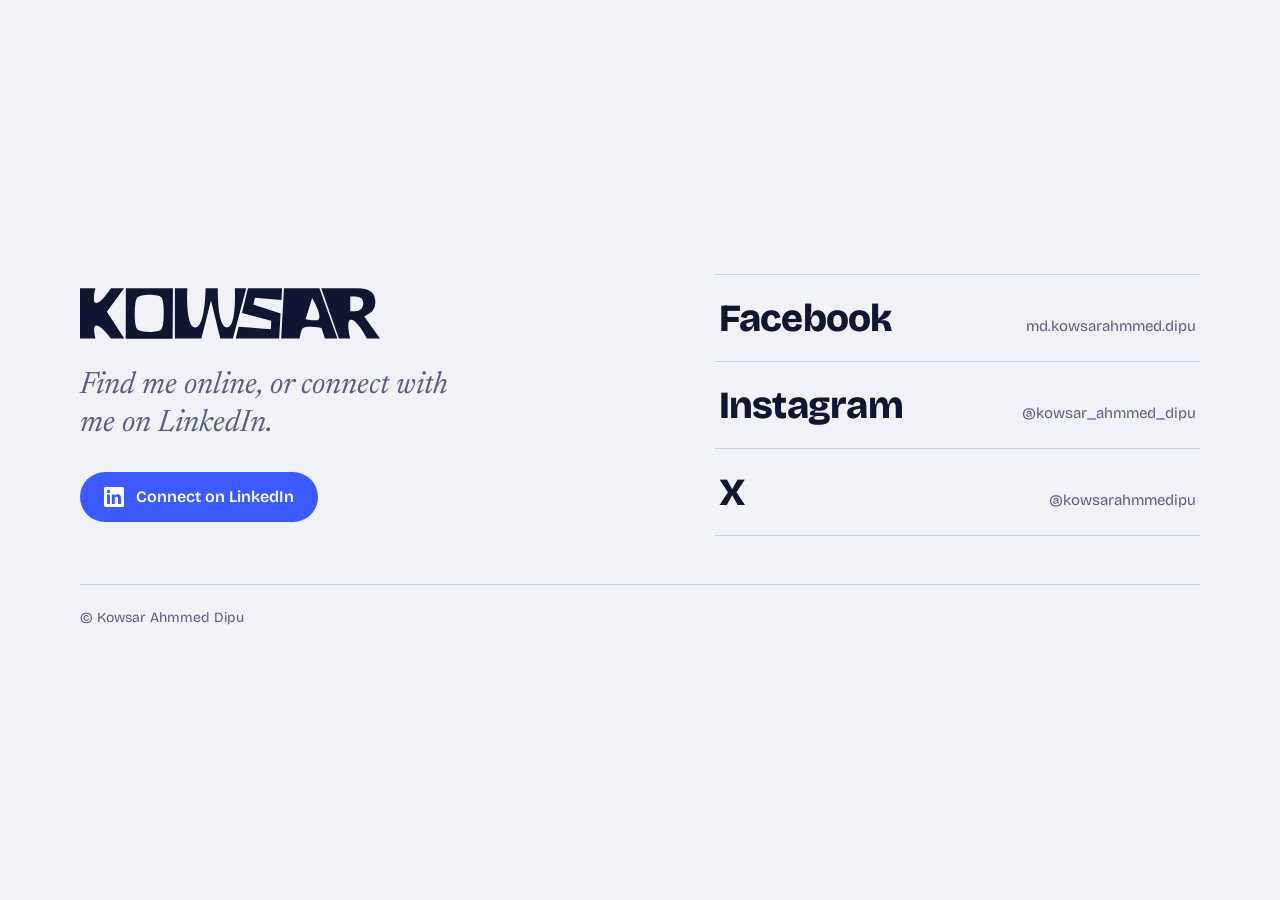
<file: kowsar.html>
<!DOCTYPE html>
<html lang="en">
<head>
<meta charset="UTF-8">
<meta name="viewport" content="width=device-width, initial-scale=1, viewport-fit=cover">
<title>Kowsar Ahmmed Dipu</title>
<meta name="description" content="Kowsar Ahmmed Dipu. Find me on LinkedIn, Facebook, Instagram and X.">
<meta property="og:title" content="Kowsar Ahmmed Dipu">
<meta property="og:description" content="Find me on LinkedIn, Facebook, Instagram and X.">
<link rel="preconnect" href="https://fonts.googleapis.com">
<link rel="preconnect" href="https://fonts.gstatic.com" crossorigin>
<link href="https://fonts.googleapis.com/css2?family=Bricolage+Grotesque:opsz,wght@12..96,400;12..96,600;12..96,800&family=Newsreader:ital,opsz,wght@1,6..72,400&display=swap" rel="stylesheet">
<style>
:root{
  --bg:#F1F2F7; --ink:#10162F; --muted:#586082; --line:#CBD0E3; --accent:#3D5AFE; --on-accent:#FFFFFF;
  box-sizing:border-box; padding-top:env(safe-area-inset-top,0px); padding-bottom:env(safe-area-inset-bottom,0px);
  color-scheme:light;
}
@media (prefers-color-scheme: dark){
  :root:not([data-theme="light"]){
    --bg:#0C1124; --ink:#EEF1FF; --muted:#98A2C7; --line:#252E52; --accent:#7C93FF; --on-accent:#0C1124;
    color-scheme:dark;
  }
}
:root[data-theme="dark"]{
  --bg:#0C1124; --ink:#EEF1FF; --muted:#98A2C7; --line:#252E52; --accent:#7C93FF; --on-accent:#0C1124;
  color-scheme:dark;
}
html{scroll-padding-top:env(safe-area-inset-top,0px)}
*,*::before,*::after{box-sizing:border-box}
body{
  margin:0; min-height:100vh; min-height:100dvh; background:var(--bg); color:var(--ink);
  font-family:'Bricolage Grotesque',system-ui,-apple-system,'Segoe UI',sans-serif;
  display:flex; justify-content:center; align-items:center; padding:clamp(24px,6vw,96px) clamp(16px,5vw,64px); -webkit-text-size-adjust:100%;
}
main{width:100%; max-width:680px; display:flex; flex-direction:column; gap:clamp(32px,6vw,64px)}
nav{min-width:0}
h1{margin:0; line-height:0}
.logo{display:block; width:100%; height:auto; fill:currentColor; color:var(--ink); animation:reveal 1s cubic-bezier(.77,0,.18,1) both}
@keyframes reveal{from{clip-path:inset(0 100% 0 0)}to{clip-path:inset(0 0 0 0)}}
.intro{display:flex; flex-direction:column; gap:22px; align-items:flex-start}
.intro p{margin:0; font-family:'Newsreader',Georgia,serif; font-style:italic; font-size:clamp(24px,4.5vw,32px); line-height:1.25; color:var(--muted); max-width:24ch}
.cta{
  display:inline-flex; align-items:center; gap:12px; padding:15px 24px; border-radius:999px;
  background:var(--accent); color:var(--on-accent); font-weight:600; font-size:16px; text-decoration:none;
  transition:transform .2s ease, box-shadow .2s ease;
}
.cta svg{width:20px; height:20px; fill:currentColor}
.cta:hover{transform:translateY(-2px); box-shadow:0 10px 24px -10px var(--accent)}
.cta:focus-visible,.row:focus-visible{outline:3px solid var(--accent); outline-offset:4px}
ul{list-style:none; margin:0; padding:0; border-top:1px solid var(--line)}
li{border-bottom:1px solid var(--line)}
.row{
  position:relative; isolation:isolate; overflow:hidden; display:flex; align-items:baseline; gap:16px;
  padding:22px 4px; text-decoration:none; color:var(--ink); transition:color .25s ease, padding .25s ease;
}
.row::before{
  content:""; position:absolute; inset:0; z-index:-1; background:var(--accent);
  transform:scaleX(0); transform-origin:left; transition:transform .35s cubic-bezier(.77,0,.18,1);
}
.row:focus-visible,.row:active{color:var(--on-accent); padding-inline:18px}
.row:focus-visible::before,.row:active::before{transform:scaleX(1)}
.row:focus-visible .handle,.row:active .handle{color:inherit}
@media (hover:hover){
  .row:hover{color:var(--on-accent); padding-inline:18px}
  .row:hover::before{transform:scaleX(1)}
  .row:hover .handle{color:inherit}
}
.name{font-weight:800; font-size:clamp(28px,6vw,42px); letter-spacing:-.02em; line-height:1.1}
.handle{margin-left:auto; font-size:15px; color:var(--muted); text-align:right; overflow:hidden; text-overflow:ellipsis; white-space:nowrap; min-width:0; transition:color .25s ease}
footer{color:var(--muted); font-size:14px}
@media (max-width:480px){.row{flex-direction:column; gap:4px; align-items:flex-start} .handle{margin-left:0; text-align:left}}
@media (max-width:360px){.cta{width:100%; justify-content:center; padding-inline:16px} .name{font-size:26px}}
@media (min-width:720px) and (max-width:959px){main{max-width:720px} .name{font-size:44px}}
@media (min-width:960px){
  main{max-width:1120px; display:grid; grid-template-columns:minmax(0,1.15fr) minmax(0,1fr); column-gap:clamp(48px,6vw,96px); row-gap:48px; align-items:center}
  .intro{grid-column:1; gap:28px}
  nav{grid-column:2}
  footer{grid-column:1 / -1; padding-top:24px; border-top:1px solid var(--line)}
  .intro p{font-size:clamp(28px,2.4vw,40px)}
  .name{font-size:clamp(34px,3vw,48px)}
}
@media (min-width:1600px){
  main{max-width:1440px}
  .cta{font-size:19px; padding:18px 30px}
  .handle{font-size:17px}
  footer{font-size:16px}
}
@media (min-width:2200px){main{max-width:1840px} html{font-size:125%}}
@media (max-height:520px) and (orientation:landscape){body{align-items:flex-start} main{gap:24px}}
@media (prefers-reduced-motion:reduce){.logo{animation:none} .row,.row::before,.cta,.handle{transition:none}}
</style>
</head>
<body>
<main>
  <header class="intro">
    <h1><svg class="logo" role="img" aria-label="KOWSAR" xmlns="http://www.w3.org/2000/svg" viewBox="0 0 779.68 131.62"><path d="M125.15,465.76H90.74s-28.55-39.22-40.46-33.63c-7.61,3.57,0,33.63,0,33.63H10.16V334.19H50.28s-8.86,34.76,0,38.56c12.85,5.5,40.46-38.56,40.46-38.56h34.41l-45.23,62Z" transform="translate(-10.16 -334.19)"/><path d="M128.91,465.81l.35-131.58H251.72l-.83,131.58Zm92.94-24.63c7.85-9.66,8-72,.36-81.94s-55.71-9.8-63.72.42-8,71.16,0,81.1S214,450.84,221.85,441.18Z" transform="translate(-10.16 -334.19)"/><path d="M442.35,334.19,407.58,465.76H374.73l-24.14-99.18-24.95,99.18H256.81l0-131.57h32.39S283.34,436,309.49,436.86c26.54.83,27.07-102.67,27.07-102.67h31.75s-2.28,103,24,102.49c26.1-.48,20.09-102.49,20.09-102.49Z" transform="translate(-10.16 -334.19)"/><path d="M414.89,465.76l7.54-30.55,83.74,5.92,1-21.56-76.05-20.69,15.7-64.69h88.65l-1.75,31.47L465,359.26l-4.27,17.94,70.69,23.05-3.62,65.51Z" transform="translate(-10.16 -334.19)"/><path d="M533,465.76l7.36-131.57h91.82L679,465.76h-32.3l-8.9-27.43s-38-7-47.71,0c-5.88,4.22-9.26,27.43-9.26,27.43Zm63.49-50.55s29.32,6.93,34.41,0c8.58-11.7-17.43-55.33-17.43-55.33Z" transform="translate(-10.16 -334.19)"/><path d="M789.84,465.76H756.35s-28.44-54.76-43.77-48.9c-11.42,4.36,0,48.9,0,48.9H683L637,334.19h92.89q23.94,0,35.92,9.31t12,27.94a34.76,34.76,0,0,1-7.71,22.62c-5.14,6.33-21.1,14-21.1,14ZM712.58,356.39v38.08h12.85q9.63,0,15.41-5.78a19.4,19.4,0,0,0,5.78-14.31q0-9-5.13-13.49T726,356.39Z" transform="translate(-10.16 -334.19)"/></svg></h1>
    <p>Find me online, or connect with me on LinkedIn.</p>
    <a class="cta" href="https://www.linkedin.com/in/kowsar-ahmmed-dipu/" target="_blank" rel="noopener">
      <svg viewBox="0 0 24 24" aria-hidden="true"><path d="M20.45 20.45h-3.56v-5.57c0-1.33-.03-3.04-1.85-3.04-1.86 0-2.14 1.45-2.14 2.94v5.67H9.35V9h3.41v1.56h.05c.48-.9 1.64-1.85 3.37-1.85 3.6 0 4.27 2.37 4.27 5.45v6.29zM5.34 7.43a2.06 2.06 0 1 1 0-4.12 2.06 2.06 0 0 1 0 4.12zM7.12 20.45H3.56V9h3.56v11.45zM22.22 0H1.77C.79 0 0 .77 0 1.73v20.54C0 23.23.79 24 1.77 24h20.45c.98 0 1.78-.77 1.78-1.73V1.73C24 .77 23.2 0 22.22 0z"/></svg>
      Connect on LinkedIn
    </a>
  </header>

  <nav aria-label="Social profiles">
    <ul>
      <li><a class="row" href="https://www.facebook.com/md.kowsarahmmed.dipu" target="_blank" rel="noopener"><span class="name">Facebook</span><span class="handle">md.kowsarahmmed.dipu</span></a></li>
      <li><a class="row" href="https://www.instagram.com/kowsar_ahmmed_dipu/" target="_blank" rel="noopener"><span class="name">Instagram</span><span class="handle">@kowsar_ahmmed_dipu</span></a></li>
      <li><a class="row" href="https://x.com/kowsarahmmedipu" target="_blank" rel="noopener"><span class="name">X</span><span class="handle">@kowsarahmmedipu</span></a></li>
    </ul>
  </nav>

  <footer>&copy; Kowsar Ahmmed Dipu</footer>
</main>
</body>
</html>
</file>
<file: admin/css/admin.css>
:root{--bg:#f6f6f4;--card:#fff;--ink:#0b0b0b;--mute:#6b6b66;--line:#e3e3df;--soft:#efefec;--ok:#1f7a4d;--warn:#a86a00;--bad:#b3261e;--r:12px}
*{box-sizing:border-box}
html{-webkit-text-size-adjust:100%}
body{margin:0;background:var(--bg);color:var(--ink);font:15px/1.5 system-ui,-apple-system,"Segoe UI",Roboto,"Noto Sans Bengali",sans-serif}
[hidden]{display:none!important}
button,input,select,textarea{font:inherit;color:inherit}
a{color:inherit}
h1,h2,h3{margin:0;line-height:1.2}
.muted{color:var(--mute)}
.sr{position:absolute;width:1px;height:1px;overflow:hidden;clip:rect(0 0 0 0)}
:focus-visible{outline:2px solid var(--ink);outline-offset:2px}

/* buttons and fields */
.btn{display:inline-flex;align-items:center;justify-content:center;gap:6px;min-height:40px;padding:0 16px;border-radius:999px;border:1px solid var(--ink);background:var(--ink);color:#fff;cursor:pointer;font-weight:600;text-decoration:none;white-space:nowrap}
.btn:hover{opacity:.88}
.btn.ghost{background:transparent;color:var(--ink);border-color:var(--line)}
.btn.ghost:hover{border-color:var(--ink);opacity:1}
.btn.danger{background:transparent;color:var(--bad);border-color:#e5b9b5}
.btn.sm{min-height:32px;padding:0 12px;font-size:13px}
.field{display:flex;flex-direction:column;gap:6px;margin-bottom:14px}
.field>span,.field>legend{font-size:13px;font-weight:600}
.field small{color:var(--mute);font-size:12px}
input[type=text],input[type=number],input[type=password],input[type=search],select,textarea{width:100%;min-height:42px;padding:9px 12px;border:1px solid var(--line);border-radius:10px;background:#fff}
textarea{min-height:90px;resize:vertical}
.err{color:var(--bad);font-size:13px;min-height:1em;margin:0}
fieldset.field{border:0;padding:0;margin:0 0 14px}
.chips{display:flex;flex-wrap:wrap;gap:8px}
.chip{position:relative}
.chip input{position:absolute;opacity:0;inset:0;cursor:pointer}
.chip span{display:inline-flex;align-items:center;gap:6px;min-height:34px;padding:0 12px;border:1px solid var(--line);border-radius:999px;background:#fff;font-size:13px}
.chip input:checked+span{background:var(--ink);color:#fff;border-color:var(--ink)}
.chip input:focus-visible+span{outline:2px solid var(--ink);outline-offset:2px}
.dot{width:12px;height:12px;border-radius:50%;border:1px solid rgba(0,0,0,.25);display:inline-block}

/* lock screen */
.lock{min-height:100vh;display:grid;place-items:center;padding:20px}
.lock-card{width:100%;max-width:380px;background:var(--card);border:1px solid var(--line);border-radius:18px;padding:28px}
.lock-card h1{font-size:24px;margin-bottom:6px}
.brand{font-weight:800;letter-spacing:.14em;font-size:14px}
.note{background:var(--soft);border-radius:10px;padding:10px 12px;font-size:13px;color:var(--mute);margin:14px 0}

/* layout */
.app{display:grid;grid-template-columns:230px 1fr;min-height:100vh}
.side{background:var(--ink);color:#fff;padding:22px 14px;display:flex;flex-direction:column;gap:6px;position:sticky;top:0;height:100vh}
.side .brand{padding:0 12px 18px;font-size:16px}
.side a.nav{display:flex;align-items:center;gap:10px;padding:10px 12px;border-radius:10px;text-decoration:none;color:#cfcfca}
.side a.nav:hover{background:#1c1c1c;color:#fff}
.side a.nav[aria-current=page]{background:#fff;color:var(--ink);font-weight:600}
.side svg{width:18px;height:18px;flex:none}
.side .grow{flex:1}
.side button.nav{all:unset;box-sizing:border-box;display:flex;gap:10px;padding:10px 12px;border-radius:10px;color:#cfcfca;cursor:pointer;width:100%}
.side button.nav:hover{background:#1c1c1c;color:#fff}
.app>div{min-width:0}
.main{padding:28px clamp(16px,3vw,40px) 60px;min-width:0}
.top{display:flex;flex-wrap:wrap;align-items:center;justify-content:space-between;gap:12px;margin-bottom:22px}
.top h1{font-size:26px}
.top .acts{display:flex;flex-wrap:wrap;gap:8px}
.tabs-m{display:none}

/* cards, tiles, tables */
.tiles{display:grid;grid-template-columns:repeat(auto-fit,minmax(170px,1fr));gap:14px;margin-bottom:18px}
.tile,.panel{background:var(--card);border:1px solid var(--line);border-radius:var(--r);padding:18px}
.tile .k{font-size:13px;color:var(--mute)}
.tile .v{font-size:28px;font-weight:700;margin-top:4px;letter-spacing:-.01em}
.grid2{display:grid;grid-template-columns:1.4fr 1fr;gap:14px;margin-bottom:14px}
.panel h2{font-size:16px;margin-bottom:14px}
.tablewrap{background:var(--card);border:1px solid var(--line);border-radius:var(--r);overflow:auto}
table{width:100%;border-collapse:collapse;min-width:640px}
th,td{padding:12px 14px;text-align:left;border-bottom:1px solid var(--line);vertical-align:middle;font-size:14px}
th{font-size:12px;text-transform:uppercase;letter-spacing:.05em;color:var(--mute);background:#fafaf8;white-space:nowrap}
tr:last-child td{border-bottom:0}
td.num,th.num{text-align:right;white-space:nowrap}
.thumb{width:44px;height:44px;border-radius:8px;background:var(--soft);display:grid;place-items:center}
.thumb svg{width:30px;height:30px}
.prodcell{display:flex;align-items:center;gap:12px}
.prodcell b{display:block}
.badge{display:inline-block;padding:2px 10px;border-radius:999px;font-size:12px;font-weight:600;background:var(--soft)}
.b-New{background:#e8eefc;color:#2446a8}.b-Confirmed{background:#fdf1d9;color:var(--warn)}.b-Shipped{background:#e9e4f7;color:#5a3aa8}.b-Delivered{background:#dff3e8;color:var(--ok)}.b-Cancelled{background:#f6dcda;color:var(--bad)}.b-Hidden{background:var(--soft);color:var(--mute)}.b-Live{background:#dff3e8;color:var(--ok)}
.toolbar{display:flex;flex-wrap:wrap;gap:10px;margin-bottom:14px}
.toolbar input[type=search]{flex:1 1 220px;max-width:340px}
.toolbar select{width:auto;min-width:150px}
.rowacts{display:flex;gap:6px;flex-wrap:wrap}
.empty{padding:36px 18px;text-align:center;color:var(--mute)}
.bars{width:100%;height:auto;display:block}
.bars text{font-size:11px;fill:var(--mute)}
.list{list-style:none;margin:0;padding:0}
.list li{display:flex;justify-content:space-between;gap:12px;padding:10px 0;border-bottom:1px solid var(--line)}
.list li:last-child{border-bottom:0}

/* modal */
.scrim{position:fixed;inset:0;background:rgba(0,0,0,.45);display:grid;place-items:center;padding:16px;z-index:50}
.dialog{background:#fff;border-radius:16px;width:100%;max-width:640px;max-height:92vh;overflow:auto;padding:24px}
.dialog h2{font-size:20px;margin-bottom:16px}
.dialog .foot{display:flex;justify-content:flex-end;gap:8px;margin-top:18px}
.two{display:grid;grid-template-columns:1fr 1fr;gap:12px}
.toast{position:fixed;left:50%;bottom:24px;transform:translateX(-50%) translateY(20px);background:var(--ink);color:#fff;padding:10px 18px;border-radius:999px;opacity:0;pointer-events:none;transition:.25s;z-index:80;font-size:14px}
.toast.show{opacity:1;transform:translateX(-50%)}
dl.kv{display:grid;grid-template-columns:120px 1fr;gap:8px 12px;margin:0 0 14px}
dl.kv dt{color:var(--mute)}dl.kv dd{margin:0;word-break:break-word}

@media (max-width:860px){
  .app{grid-template-columns:minmax(0,1fr)}
  .side{display:none}
  .tabs-m{display:flex;gap:6px;overflow:auto;padding:10px 12px;background:var(--ink);position:sticky;top:0;z-index:20}
  .tabs-m a{color:#cfcfca;text-decoration:none;padding:8px 14px;border-radius:999px;white-space:nowrap;font-size:14px}
  .tabs-m a[aria-current=page]{background:#fff;color:var(--ink);font-weight:600}
  .grid2,.two{grid-template-columns:1fr}
  .top h1{font-size:22px}
}
@media (prefers-reduced-motion:reduce){.toast{transition:none}}
</file>
<file: shop/css/tokens.css>
/* Layout: storefront home page. Slim top bar, full-width hero with oversized overlapping type,
   category chips, big feature banner, 2-column collection grid, wide banner, trust row, journal, newsletter, footer. */
:root {
  --bg: #ffffff;
  --surface: #ffffff;
  --fg: #0a0a0a;
  --muted: #5c5c5c;
  --line: #dedede;
  --accent: #0a0a0a;
  --accent-fg: #ffffff;
  --chip: #f0f0f0;
  --art-bg: #e8e8e8;
  --rim: rgba(0,0,0,0.12);
  --danger: #b3261e;
  /* signature motif: plain weave, one thread over, one thread under (8px tile) */
  --weave: url("data:image/svg+xml,%3Csvg xmlns='http://www.w3.org/2000/svg' width='8' height='8'%3E%3Crect width='4' height='3' fill='%23000' fill-opacity='.07'/%3E%3Crect x='4' y='4' width='4' height='3' fill='%23000' fill-opacity='.07'/%3E%3Crect x='4' width='3' height='4' fill='%23000' fill-opacity='.04'/%3E%3Crect y='4' width='3' height='4' fill='%23000' fill-opacity='.04'/%3E%3C/svg%3E");
  --weave-inv: url("data:image/svg+xml,%3Csvg xmlns='http://www.w3.org/2000/svg' width='8' height='8'%3E%3Crect width='4' height='3' fill='%23fff' fill-opacity='.13'/%3E%3Crect x='4' y='4' width='4' height='3' fill='%23fff' fill-opacity='.13'/%3E%3Crect x='4' width='3' height='4' fill='%23fff' fill-opacity='.06'/%3E%3Crect y='4' width='3' height='4' fill='%23fff' fill-opacity='.06'/%3E%3C/svg%3E");
  --weave-mark: url("data:image/svg+xml,%3Csvg xmlns='http://www.w3.org/2000/svg' width='8' height='8'%3E%3Crect width='4' height='3' fill='%230a0a0a'/%3E%3Crect x='4' y='4' width='4' height='3' fill='%230a0a0a'/%3E%3Crect x='4' width='3' height='4' fill='%230a0a0a' fill-opacity='.4'/%3E%3Crect y='4' width='3' height='4' fill='%230a0a0a' fill-opacity='.4'/%3E%3C/svg%3E");
  --weave-white: url("data:image/svg+xml,%3Csvg xmlns='http://www.w3.org/2000/svg' width='8' height='8'%3E%3Crect width='4' height='3' fill='%23fff' fill-opacity='.11'/%3E%3Crect x='4' y='4' width='4' height='3' fill='%23fff' fill-opacity='.11'/%3E%3Crect x='4' width='3' height='4' fill='%23fff' fill-opacity='.05'/%3E%3Crect y='4' width='3' height='4' fill='%23fff' fill-opacity='.05'/%3E%3C/svg%3E");
  --p-sage: #262626;
  --p-clay: #444444;
  --p-ink: #0f0f0f;
  --p-sand: #6a6a6a;
  --p-plum: #1a1a1a;
  --p-sea: #333333;
  --font-display: "Bricolage Grotesque", "Arial Narrow", Arial, sans-serif;
  --font-body: "DM Sans", "Noto Sans Bengali", system-ui, -apple-system, "Segoe UI", sans-serif;
}
/* Light is the default for every visitor; dark applies only when chosen with the mood switch. */
:root[data-theme="dark"] {
  --bg: #0b0b0b; --surface: #151515; --fg: #f5f5f5; --muted: #a3a3a3; --line: #2a2a2a;
  --accent: #ffffff; --accent-fg: #0a0a0a; --chip: #1c1c1c; --art-bg: #212121; --rim: rgba(255,255,255,0.55); --danger: #ff8f85;
  --weave: url("data:image/svg+xml,%3Csvg xmlns='http://www.w3.org/2000/svg' width='8' height='8'%3E%3Crect width='4' height='3' fill='%23fff' fill-opacity='.08'/%3E%3Crect x='4' y='4' width='4' height='3' fill='%23fff' fill-opacity='.08'/%3E%3Crect x='4' width='3' height='4' fill='%23fff' fill-opacity='.045'/%3E%3Crect y='4' width='3' height='4' fill='%23fff' fill-opacity='.045'/%3E%3C/svg%3E");
  --weave-inv: url("data:image/svg+xml,%3Csvg xmlns='http://www.w3.org/2000/svg' width='8' height='8'%3E%3Crect width='4' height='3' fill='%23000' fill-opacity='.10'/%3E%3Crect x='4' y='4' width='4' height='3' fill='%23000' fill-opacity='.10'/%3E%3Crect x='4' width='3' height='4' fill='%23000' fill-opacity='.05'/%3E%3Crect y='4' width='3' height='4' fill='%23000' fill-opacity='.05'/%3E%3C/svg%3E");
  --weave-mark: url("data:image/svg+xml,%3Csvg xmlns='http://www.w3.org/2000/svg' width='8' height='8'%3E%3Crect width='4' height='3' fill='%23f5f5f5'/%3E%3Crect x='4' y='4' width='4' height='3' fill='%23f5f5f5'/%3E%3Crect x='4' width='3' height='4' fill='%23f5f5f5' fill-opacity='.4'/%3E%3Crect y='4' width='3' height='4' fill='%23f5f5f5' fill-opacity='.4'/%3E%3C/svg%3E"); color-scheme: dark;
}

* { box-sizing: border-box; }
body { background: var(--bg); color: var(--fg); font-family: var(--font-body); font-size: 16px; line-height: 1.5; }
a { color: inherit; text-decoration: none; }
a:focus-visible, button:focus-visible, input:focus-visible { outline: 3px solid var(--accent); outline-offset: 2px; }
h1, h2, h3 { font-family: var(--font-display); line-height: 1.05; margin: 0; text-wrap: balance; }
.wrap { max-width: 1180px; margin-inline: auto; padding-inline: 16px; }
</file>
<file: shop/css/home.css>
/* top bar */
html { scroll-behavior: smooth; scroll-padding-top: 76px; }
.site-header { position: sticky; top: env(safe-area-inset-top, 0px); z-index: 50; background: color-mix(in srgb, var(--bg) 80%, transparent); -webkit-backdrop-filter: blur(16px) saturate(1.5); backdrop-filter: blur(16px) saturate(1.5); border-bottom: 1px solid transparent; transition: border-color .3s ease, box-shadow .3s ease; }
.site-header.scrolled { border-bottom-color: var(--line); box-shadow: 0 6px 24px -14px rgba(0,0,0,0.35); }
.topbar { display: flex; align-items: center; justify-content: space-between; gap: 12px; padding-block: 14px; transition: padding .3s ease; }
@media (prefers-reduced-motion: reduce) { html { scroll-behavior: auto; } .site-header, .topbar { transition: none; } }
.brand { font-family: var(--font-display); font-weight: 800; font-size: 1.3rem; letter-spacing: 0.14em; margin-right: auto; margin-left: -4px; }
.topbar .nav { margin-right: 14px; }
.nav { display: flex; gap: 22px; font-size: 0.92rem; font-weight: 500; }
.nav a { color: var(--muted); }
.nav a:hover { color: var(--fg); }
.icons { display: flex; gap: 6px; }
.icon-btn { width: 40px; height: 40px; border-radius: 50%; display: grid; place-items: center; border: 0; background: transparent; color: var(--fg); cursor: pointer; }
.icon-btn:hover { background: var(--chip); }
.icon-btn svg { width: 20px; height: 20px; }
@media (max-width: 720px) { .nav { display: none; } }

/* buttons */
.btn { display: inline-flex; align-items: center; justify-content: center; min-height: 44px; padding: 0 22px; border-radius: 999px; font-weight: 700; font-size: 0.9rem; border: 0; cursor: pointer; font-family: var(--font-body); }
.btn-primary { background: var(--accent); color: var(--accent-fg); }
.btn-primary:hover { filter: brightness(1.1); }
.btn-soft { background: rgba(255,255,255,0.88); color: #15171a; }
.btn-soft:hover { background: #fff; }
.btn-row { display: flex; gap: 10px; flex-wrap: wrap; }

/* hero */
.hero { position: relative; overflow: hidden; border-radius: 28px; background: linear-gradient(120deg, #0a0a0a 0%, #262626 60%, #4a4a4a 100%); color: #fff; min-height: 420px; padding: 36px 28px; display: flex; flex-direction: column; justify-content: space-between; }
.hero-top { font-family: var(--font-display); font-weight: 800; font-size: clamp(2.6rem, 8vw, 5.6rem); letter-spacing: -0.04em; position: relative; z-index: 2; }
.hero-bottom { display: flex; align-items: flex-end; justify-content: space-between; gap: 20px; flex-wrap: wrap; position: relative; z-index: 2; }
.hero-sub { max-width: 28ch; font-size: 1.05rem; }
.hero-big { font-family: var(--font-display); font-weight: 800; font-size: clamp(3rem, 11vw, 8rem); letter-spacing: -0.045em; line-height: 0.9; text-align: right; margin-left: auto; }
.hero-art { position: absolute; inset: 0; z-index: 1; opacity: 0.9; }
.hero-art svg { position: absolute; right: 6%; bottom: -4%; height: 112%; width: auto; max-width: none; }
@media (max-width: 640px) { .hero { min-height: 380px; padding: 24px 18px; } .hero-art svg { right: -12%; } }

.section-title { text-align: center; font-size: clamp(1.4rem, 3.4vw, 2rem); margin-block: 40px 22px; font-weight: 700; letter-spacing: -0.02em; }
.chips { display: grid; grid-template-columns: repeat(4, minmax(0, 1fr)); gap: 12px; }
.chip { background: var(--chip); border-radius: 16px; padding: 18px 8px 14px; display: grid; justify-items: center; gap: 8px; font-size: 0.82rem; font-weight: 500; text-align: center; transition: transform .15s; }
.chip:hover { transform: translateY(-2px); }
.chip svg { width: 52px; height: 40px; }
@media (max-width: 520px) { .chips { grid-template-columns: repeat(2, minmax(0, 1fr)); } }

/* panels */
.panel { position: relative; overflow: hidden; border-radius: 24px; color: #fff; min-height: 340px; display: flex; flex-direction: column; justify-content: flex-end; align-items: center; text-align: center; padding: 28px 18px; isolation: isolate; }
.panel .art { position: absolute; inset: 0; z-index: -1; }
.panel .art svg { position: absolute; left: 50%; top: 0; transform: translateX(-50%); height: 78%; width: auto; max-width: none; }
.panel::after { content: ""; position: absolute; inset: 0; z-index: -1; background: linear-gradient(to top, rgba(0,0,0,0.5), rgba(0,0,0,0) 55%); }
.panel .kicker { font-size: 0.8rem; opacity: 0.9; margin-bottom: 4px; }
.panel h3 { font-size: clamp(1.6rem, 3.6vw, 2.3rem); font-weight: 800; letter-spacing: -0.03em; margin-bottom: 14px; }
.panel-wide { min-height: 400px; margin-top: 16px; }
.grid2 { display: grid; grid-template-columns: repeat(2, minmax(0, 1fr)); gap: 16px; margin-top: 16px; }
@media (max-width: 520px) { .grid2 { grid-template-columns: 1fr; } .panel { min-height: 320px; } }
.bg-sage { background: var(--p-sage); } .bg-clay { background: var(--p-clay); } .bg-ink { background: var(--p-ink); }
.bg-sand { background: var(--p-sand); } .bg-plum { background: var(--p-plum); } .bg-sea { background: var(--p-sea); }

/* trust */
.trust { display: grid; grid-template-columns: repeat(4, minmax(0, 1fr)); gap: 14px; }
.trust-item { background: var(--surface); border: 1px solid var(--line); border-radius: 20px; padding: 22px 18px; }
.trust-item svg { width: 28px; height: 28px; color: var(--accent); margin-bottom: 14px; }
.trust-item h3 { font-size: 1.15rem; margin-bottom: 8px; letter-spacing: -0.01em; }
.trust-item p { margin: 0; color: var(--muted); font-size: 0.88rem; }
@media (max-width: 860px) { .trust { grid-template-columns: repeat(2, minmax(0, 1fr)); } }
@media (max-width: 460px) { .trust { grid-template-columns: 1fr; } }
.band { background: var(--surface); border-block: 1px solid var(--line); margin-top: 48px; padding-bottom: 48px; }

/* journal */
.journal { display: grid; grid-template-columns: repeat(2, minmax(0, 1fr)); gap: 16px; }
.post .thumb { position: relative; overflow: hidden; border-radius: 22px; aspect-ratio: 16 / 10; max-width: 100%; }
.post .thumb svg { position: absolute; left: 50%; top: 4%; transform: translateX(-50%); height: 96%; width: auto; }
.post p { margin: 12px 0 0; font-weight: 500; }
@media (max-width: 520px) { .journal { grid-template-columns: 1fr; } }

/* newsletter */
.news { display: grid; grid-template-columns: minmax(0, 220px) minmax(0, 1fr); gap: 20px; align-items: start; margin-block: 56px 40px; }
.news strong { font-weight: 500; color: var(--muted); }
.news form { display: flex; gap: 10px; flex-wrap: wrap; }
.news input { flex: 1 1 220px; min-width: 0; min-height: 46px; border-radius: 12px; border: 1px solid var(--line); background: var(--surface); color: var(--fg); padding: 0 14px; font: inherit; }
.fine { color: var(--muted); font-size: 0.75rem; margin: 10px 0 0; max-width: 70ch; }
.ok { color: var(--accent); font-weight: 700; font-size: 0.9rem; margin: 10px 0 0; }
@media (max-width: 640px) { .news { grid-template-columns: 1fr; } }

/* footer */
footer { border-top: 1px solid var(--line); padding-block: 36px 44px; }
.foot { display: grid; grid-template-columns: 1.1fr repeat(3, minmax(0, 1fr)); gap: 28px; }
.foot h4 { margin: 0 0 12px; font-size: 0.85rem; }
.foot ul { list-style: none; margin: 0; padding: 0; display: grid; gap: 8px; font-size: 0.85rem; color: var(--muted); }
.foot a:hover { color: var(--fg); text-decoration: underline; }
.social { display: flex; gap: 12px; margin-top: 16px; color: var(--muted); font-size: 0.8rem; font-weight: 700; }
.legal { margin-top: 32px; padding-top: 18px; border-top: 1px solid var(--line); color: var(--muted); font-size: 0.75rem; display: flex; justify-content: space-between; gap: 12px; flex-wrap: wrap; }
@media (max-width: 760px) { .foot { grid-template-columns: repeat(2, minmax(0, 1fr)); } .foot > :first-child { grid-column: 1 / -1; } }
@media (prefers-reduced-motion: reduce) { .chip { transition: none; } }
</file>
<file: shop/css/catalogue.css>
/* ---------- shop: header panels, catalogue, filters, wishlist ---------- */
[hidden] { display: none !important; }
.sr { position: absolute; width: 1px; height: 1px; overflow: hidden; clip: rect(0 0 0 0); white-space: nowrap; }
.skip { position: absolute; left: 12px; top: -80px; z-index: 200; background: var(--accent); color: var(--accent-fg); padding: 10px 16px; border-radius: 10px; font-weight: 700; }
.skip:focus { top: calc(env(safe-area-inset-top, 0px) + 8px); }
#wish-btn { position: relative; }
.badge { position: absolute; top: 3px; right: 1px; min-width: 18px; height: 18px; padding: 0 5px; border-radius: 9px; background: var(--accent); color: var(--accent-fg); font-size: 11px; font-weight: 700; display: grid; place-items: center; line-height: 1; }
#wish-btn[aria-pressed="true"] svg { fill: var(--accent); stroke: var(--accent); }
@media (max-width: 420px) {
  .icon-btn { width: 36px; height: 36px; }
  .icons { gap: 0; }
  .brand { font-size: 1.05rem; letter-spacing: 0.1em; }
  .topbar { gap: 6px; }
  .badge { top: 1px; right: -1px; }
}
.drop { border-top: 1px solid var(--line); background: var(--bg); max-height: 70vh; overflow: auto; }
.drop > .wrap { padding-block: 14px 18px; }
.search-field { display: flex; align-items: center; gap: 10px; background: var(--surface); border: 1px solid var(--line); border-radius: 14px; padding: 0 8px 0 14px; min-height: 48px; }
.search-field:focus-within { outline: 3px solid var(--accent); outline-offset: 2px; }
.search-field > svg { width: 20px; height: 20px; color: var(--muted); flex: none; }
.search-field input { flex: 1; min-width: 0; border: 0; background: transparent; color: var(--fg); font: inherit; font-size: 1rem; min-height: 44px; }
.search-field input:focus-visible { outline: none; }
.link-btn { background: none; border: 0; color: var(--muted); font: inherit; font-weight: 700; cursor: pointer; padding: 8px 10px; border-radius: 8px; }
.link-btn:hover { color: var(--fg); }
.search-hint { margin: 8px 4px 0; font-size: 0.82rem; color: var(--muted); min-height: 1.3em; }
.menu-grid { display: grid; grid-template-columns: repeat(3, minmax(0, 1fr)); gap: 20px; }
.menu-grid h4 { margin: 0 0 8px; font-size: 0.72rem; letter-spacing: 0.1em; text-transform: uppercase; color: var(--muted); }
.menu-grid ul { list-style: none; margin: 0; padding: 0; }
.menu-grid a { display: block; padding: 9px 0; font-weight: 500; }
.menu-grid a:hover { color: var(--accent); }
@media (max-width: 520px) { .menu-grid { grid-template-columns: repeat(2, minmax(0, 1fr)); } }

.shop-head { display: flex; align-items: flex-end; justify-content: space-between; gap: 16px; flex-wrap: wrap; margin-block: 56px 18px; }
.shop-head h2 { font-size: clamp(1.5rem, 3.6vw, 2.2rem); font-weight: 700; letter-spacing: -0.02em; }
.shop-head p { margin: 6px 0 0; color: var(--muted); max-width: 52ch; }
.toolbar { display: flex; gap: 10px; flex-wrap: wrap; align-items: center; margin-bottom: 14px; }
.toolbar .end { margin-left: auto; }
.seg { display: inline-flex; flex-wrap: wrap; gap: 6px; }
.pill { min-height: 40px; padding: 0 16px; border-radius: 999px; border: 1px solid var(--line); background: var(--surface); color: var(--fg); font: inherit; font-size: 0.88rem; font-weight: 500; cursor: pointer; display: inline-flex; align-items: center; justify-content: center; gap: 8px; transition: background-color .2s, border-color .2s, color .2s; }
.pill:hover { border-color: var(--muted); }
.pill[aria-pressed="true"] { background: var(--fg); color: var(--bg); border-color: var(--fg); }
.pill.sq { border-radius: 10px; min-width: 46px; padding: 0 10px; }
.pill .d { width: 14px; height: 14px; border-radius: 50%; box-shadow: 0 0 0 1px var(--line); flex: none; }
.select { min-height: 40px; border-radius: 999px; border: 1px solid var(--line); background: var(--surface); color: var(--fg); font: inherit; font-size: 0.88rem; padding: 0 14px; }
.filters { background: var(--surface); border: 1px solid var(--line); border-radius: 20px; padding: 20px; display: grid; grid-template-columns: repeat(3, minmax(0, 1fr)); gap: 24px; margin-bottom: 14px; }
.filters h3 { font-family: var(--font-body); font-size: 0.72rem; letter-spacing: 0.1em; text-transform: uppercase; color: var(--muted); font-weight: 700; margin-bottom: 12px; }
.chip-row { display: flex; flex-wrap: wrap; gap: 6px; }
.range-row { display: flex; justify-content: space-between; gap: 12px; font-size: 0.9rem; margin-bottom: 10px; }
.range-row output { font-weight: 700; font-variant-numeric: tabular-nums; }
.filters input[type="range"] { width: 100%; accent-color: var(--accent); margin: 0 0 16px; }
@media (max-width: 860px) { .filters { grid-template-columns: repeat(2, minmax(0, 1fr)); } }
@media (max-width: 520px) { .filters { grid-template-columns: 1fr; } }
.active { display: flex; flex-wrap: wrap; gap: 8px; align-items: center; }
.active:not(:empty) { margin-bottom: 12px; }
.xchip { display: inline-flex; align-items: center; gap: 6px; min-height: 34px; padding: 0 6px 0 12px; border-radius: 999px; background: var(--chip); font-size: 0.82rem; font-weight: 500; }
.xchip button { width: 26px; height: 26px; border-radius: 50%; border: 0; background: transparent; color: var(--fg); cursor: pointer; font-size: 1rem; line-height: 1; }
.xchip button:hover { background: var(--line); }
.count { margin: 0 0 14px; color: var(--muted); font-size: 0.88rem; }
.cards { display: grid; grid-template-columns: repeat(auto-fill, minmax(min(100%, 170px), 1fr)); gap: 22px 14px; }
.card { display: flex; flex-direction: column; gap: 12px; min-width: 0; }
.card-art { position: relative; aspect-ratio: 4 / 5; max-width: 100%; border-radius: 18px; background: var(--art-bg); display: grid; place-items: center; overflow: hidden; }
.card-art .garment { width: 62%; height: 62%; max-width: none; filter: drop-shadow(0 0 1px var(--rim)); transition: color .3s ease, transform .35s cubic-bezier(.2,.8,.2,1); }
.card:hover .garment { transform: scale(1.05); }
.heart { position: absolute; top: 10px; right: 10px; width: 40px; height: 40px; border-radius: 50%; border: 0; background: color-mix(in srgb, var(--surface) 88%, transparent); color: var(--fg); display: grid; place-items: center; cursor: pointer; }
.heart svg { width: 20px; height: 20px; fill: none; stroke: currentColor; stroke-width: 2; transition: transform .2s; }
.heart[aria-pressed="true"] svg { fill: var(--accent); stroke: var(--accent); transform: scale(1.12); }
.tag { position: absolute; left: 10px; top: 14px; font-size: 0.68rem; font-weight: 700; letter-spacing: 0.08em; text-transform: uppercase; background: var(--fg); color: var(--bg); padding: 4px 10px; border-radius: 999px; }
.card-name { font-family: var(--font-body); font-size: 1rem; font-weight: 700; line-height: 1.25; }
.card-meta { margin: 2px 0 0; color: var(--muted); font-size: 0.85rem; }
.card-price { margin: 6px 0 0; font-weight: 700; font-variant-numeric: tabular-nums; }
.swatches { display: flex; gap: 10px; }
.sw { width: 24px; height: 24px; border-radius: 50%; border: 0; padding: 0; cursor: pointer; box-shadow: 0 0 0 1px var(--line); }
.sw[aria-pressed="true"] { box-shadow: 0 0 0 2px var(--bg), 0 0 0 4px var(--fg); }
.card-sizes { margin: 0; color: var(--muted); font-size: 0.78rem; }
.empty { grid-column: 1 / -1; border: 1px dashed var(--line); border-radius: 20px; padding: 44px 20px; text-align: center; color: var(--muted); display: grid; gap: 14px; justify-items: center; }
</file>
<file: shop/css/trust.css>
/* ---------- trust content ---------- */
.story { display: grid; grid-template-columns: minmax(0, 1fr) minmax(0, 1fr); gap: 36px; align-items: center; margin-block: 64px 8px; }
.story-art { aspect-ratio: 5 / 4; max-width: 100%; border-radius: 24px; background: var(--p-ink); display: flex; align-items: flex-end; justify-content: center; gap: 5%; padding: 8% 6% 0; overflow: hidden; }
.story-art svg { width: auto; flex: none; }
.story h2 { font-size: clamp(1.7rem, 4vw, 2.6rem); font-weight: 800; letter-spacing: -0.03em; margin-bottom: 14px; }
.story p { color: var(--muted); max-width: 52ch; margin: 0 0 12px; }
.values { display: grid; grid-template-columns: repeat(3, minmax(0, 1fr)); gap: 16px; margin-top: 22px; }
.values div { border-top: 2px solid var(--fg); padding-top: 10px; }
.values strong { display: block; font-family: var(--font-display); font-size: 1.05rem; margin-bottom: 4px; }
.values span { color: var(--muted); font-size: 0.85rem; }
@media (max-width: 760px) { .story { grid-template-columns: 1fr; } .values { grid-template-columns: 1fr; } }
.sample-note { display: inline-flex; background: var(--chip); border-radius: 999px; padding: 6px 14px; font-size: 0.8rem; font-weight: 500; color: var(--muted); }
.reviews { display: grid; grid-template-columns: repeat(3, minmax(0, 1fr)); gap: 14px; }
.review { margin: 0; background: var(--surface); border: 1px solid var(--line); border-radius: 20px; padding: 22px; display: flex; flex-direction: column; gap: 12px; min-width: 0; }
.stars { color: var(--accent); letter-spacing: 3px; font-size: 1rem; }
.review p { margin: 0; }
.review figcaption { margin-top: auto; color: var(--muted); font-size: 0.85rem; }
@media (max-width: 860px) { .reviews { grid-template-columns: 1fr; } }
.trust-item p.care { margin-top: 10px; color: var(--fg); }
.help { display: grid; grid-template-columns: minmax(0, 1.6fr) minmax(0, 1fr); gap: 28px; align-items: start; }
details.acc { border-bottom: 1px solid var(--line); }
details.acc:first-child { border-top: 1px solid var(--line); }
details.acc summary { list-style: none; cursor: pointer; padding: 18px 4px; font-weight: 700; display: flex; justify-content: space-between; align-items: center; gap: 12px; }
details.acc summary::-webkit-details-marker { display: none; }
details.acc summary::after { content: "+"; font-size: 1.5rem; font-weight: 400; color: var(--muted); transition: transform .25s; }
details.acc[open] summary::after { transform: rotate(45deg); }
details.acc summary:focus-visible { outline: 3px solid var(--accent); outline-offset: 2px; border-radius: 8px; }
.acc-body { padding: 0 4px 20px; color: var(--muted); max-width: 62ch; display: grid; gap: 12px; justify-items: start; }
.acc-body p { margin: 0; }
.contact { background: var(--surface); border: 1px solid var(--line); border-radius: 20px; padding: 24px; }
.contact h3 { font-size: 1.4rem; margin-bottom: 8px; }
.contact p { margin: 0; color: var(--muted); }
.contact dl { margin: 18px 0 0; display: grid; gap: 14px; }
.contact dt { font-size: 0.72rem; letter-spacing: 0.1em; text-transform: uppercase; color: var(--muted); }
.contact dd { margin: 2px 0 0; font-weight: 500; overflow-wrap: anywhere; }
@media (max-width: 860px) { .help { grid-template-columns: 1fr; } }
</file>
<file: shop/css/size-guide.css>
/* ---------- size guide modal ---------- */
.modal { position: fixed; inset: 0; z-index: 100; display: grid; place-items: center; padding: 16px; padding-top: calc(16px + env(safe-area-inset-top, 0px)); }
.modal-backdrop { position: absolute; inset: 0; background: rgba(10,12,14,0.55); -webkit-backdrop-filter: blur(4px); backdrop-filter: blur(4px); }
.modal-card { position: relative; background: var(--bg); color: var(--fg); border: 1px solid var(--line); border-radius: 24px; width: min(680px, 100%); max-height: 100%; overflow: auto; padding: 22px; display: grid; gap: 16px; animation: pop .3s cubic-bezier(.2,.8,.2,1); }
@keyframes pop { from { opacity: 0; transform: translateY(14px) scale(.98); } to { opacity: 1; transform: none; } }
.modal-head { display: flex; justify-content: space-between; align-items: center; gap: 12px; }
.modal-head h2 { font-size: 1.5rem; }
.modal-tools { display: flex; gap: 12px; flex-wrap: wrap; justify-content: space-between; }
.table-scroll { overflow-x: auto; }
table.sizes { width: 100%; border-collapse: collapse; font-variant-numeric: tabular-nums; font-size: 0.92rem; }
.sizes th, .sizes td { padding: 12px; text-align: left; border-bottom: 1px solid var(--line); white-space: nowrap; }
.sizes thead th { font-size: 0.72rem; letter-spacing: 0.08em; text-transform: uppercase; color: var(--muted); }
.sizes tbody th { font-weight: 700; }
@media (max-width: 520px) { .sizes th, .sizes td { padding: 12px 6px; } .sizes thead th { white-space: normal; vertical-align: bottom; } }
.sizes tbody tr:hover { background: var(--chip); }
.how { margin: 0; padding-left: 1.1em; color: var(--muted); font-size: 0.9rem; display: grid; gap: 6px; }
.modal-note { margin: 0; font-size: 0.85rem; color: var(--muted); }
.band, footer { content-visibility: auto; contain-intrinsic-size: auto 640px; }
@media (prefers-reduced-motion: reduce) { .modal-card { animation: none; } .card-art .garment, .heart svg, .pill { transition: none; } }
</file>
<file: shop/css/product-page.css>
/* ---------- product details page, bag, toast ---------- */
.card-link { position: absolute; inset: 0; z-index: 1; border-radius: 18px; }
.card-art .heart { z-index: 2; }
.card-art .tag { z-index: 2; pointer-events: none; }
.card-name a:hover { text-decoration: underline; }
.crumbs { display: flex; flex-wrap: wrap; gap: 8px; font-size: 0.85rem; color: var(--muted); padding-block: 20px; }
.crumbs a:hover { color: var(--fg); text-decoration: underline; }
.pdp { display: grid; grid-template-columns: minmax(0, 1.1fr) minmax(0, 1fr); gap: 44px; align-items: start; padding-bottom: 8px; }
.pdp-art { position: sticky; top: 92px; aspect-ratio: 4 / 5; max-width: 100%; border-radius: 24px; background: var(--art-bg); display: grid; place-items: center; overflow: hidden; }
.pdp-art .garment { width: 58%; height: 58%; max-width: none; filter: drop-shadow(0 0 1px var(--rim)); transition: color .3s ease; }
.pdp-art .tag { left: 16px; top: 18px; }
.pdp-info { min-width: 0; }
.pdp-info h1 { font-size: clamp(1.8rem, 4vw, 2.7rem); font-weight: 800; letter-spacing: -0.03em; margin-bottom: 10px; }
.pdp-price { font-size: 1.45rem; font-weight: 700; font-variant-numeric: tabular-nums; margin: 0 0 6px; }
.pdp-sub { margin: 0; color: var(--muted); max-width: 52ch; }
.opt { margin-top: 24px; }
.opt-head { display: flex; justify-content: space-between; align-items: baseline; gap: 12px; margin-bottom: 10px; font-weight: 700; font-size: 0.9rem; }
.opt-head span { font-weight: 400; color: var(--muted); }
.opt-head .link-btn { padding: 0; text-decoration: underline; font-weight: 500; }
.pdp-err { min-height: 1.3em; margin: 10px 0 0; color: var(--danger); font-size: 0.88rem; font-weight: 500; }
.buy { display: flex; gap: 10px; flex-wrap: wrap; align-items: center; margin-top: 8px; }
.qty { display: inline-flex; align-items: center; border: 1px solid var(--line); border-radius: 999px; background: var(--surface); }
.qty button { width: 44px; height: 50px; border: 0; background: transparent; color: var(--fg); font-size: 1.2rem; cursor: pointer; border-radius: 999px; }
.qty output { min-width: 28px; text-align: center; font-weight: 700; font-variant-numeric: tabular-nums; }
.qty.sm button { width: 34px; height: 36px; font-size: 1rem; }
.btn-lg { min-height: 52px; flex: 1 1 180px; font-size: 1rem; }
.perks { list-style: none; margin: 24px 0 8px; padding: 18px 0 0; border-top: 1px solid var(--line); display: grid; gap: 10px; color: var(--muted); font-size: 0.9rem; }
.perks li { display: flex; gap: 10px; align-items: center; }
.perks svg { width: 18px; height: 18px; color: var(--accent); flex: none; }
.acc-body ul { margin: 0; padding-left: 1.1em; display: grid; gap: 4px; }
.related .cards { grid-template-columns: repeat(4, minmax(0, 1fr)); }
@media (max-width: 860px) {
  .pdp { grid-template-columns: 1fr; gap: 24px; }
  .pdp-art { position: relative; top: auto; aspect-ratio: 1 / 1; }
  .related .cards { grid-template-columns: repeat(2, minmax(0, 1fr)); }
}
.bag-item { display: grid; grid-template-columns: 68px minmax(0, 1fr) auto; gap: 14px; align-items: center; padding: 14px 0; border-bottom: 1px solid var(--line); }
.bag-thumb { aspect-ratio: 1; border-radius: 14px; background: var(--art-bg); display: grid; place-items: center; }
.bag-thumb svg { width: 64%; height: 64%; filter: drop-shadow(0 0 1px var(--rim)); }
.bag-meta { color: var(--muted); font-size: 0.85rem; margin: 2px 0 8px; }
.bag-right { display: grid; justify-items: end; gap: 6px; font-weight: 700; font-variant-numeric: tabular-nums; }
.bag-right .link-btn { padding: 4px 0; font-size: 0.82rem; font-weight: 500; text-decoration: underline; }
.bag-total { display: flex; justify-content: space-between; font-weight: 700; font-size: 1.15rem; padding-top: 16px; font-variant-numeric: tabular-nums; }
.bag-note { margin: 10px 0 0; color: var(--muted); font-size: 0.82rem; }
.toast { position: fixed; left: 50%; bottom: calc(22px + env(safe-area-inset-bottom, 0px)); transform: translate(-50%, 20px); background: var(--fg); color: var(--bg); padding: 13px 22px; border-radius: 999px; font-weight: 500; font-size: 0.9rem; opacity: 0; pointer-events: none; transition: opacity .25s, transform .25s; z-index: 150; max-width: calc(100% - 32px); text-align: center; }
.toast.show { opacity: 1; transform: translate(-50%, 0); }
@media (prefers-reduced-motion: reduce) { .toast { transition: none; } }
</file>
<file: shop/css/checkout.css>
/* ---------- checkout (demo) ---------- */
.co-title { font-size: clamp(1.8rem, 4vw, 2.4rem); font-weight: 800; letter-spacing: -0.03em; margin-bottom: 16px; }
.demo-banner { background: var(--chip); border-radius: 14px; padding: 12px 16px; font-size: 0.9rem; margin-bottom: 24px; }
.co { display: grid; grid-template-columns: minmax(0, 1.3fr) minmax(0, 1fr); gap: 36px; align-items: start; padding-bottom: 24px; }
.co-form { display: grid; gap: 30px; min-width: 0; }
.co fieldset { border: 0; padding: 0; margin: 0; display: grid; gap: 14px; min-width: 0; }
.co legend { font-family: var(--font-display); font-size: 1.35rem; font-weight: 700; letter-spacing: -0.01em; padding: 0; margin-bottom: 8px; }
.row2 { display: grid; grid-template-columns: repeat(2, minmax(0, 1fr)); gap: 14px; }
.field { display: grid; gap: 6px; min-width: 0; }
.field label { font-weight: 500; font-size: 0.9rem; }
.field input, .field select, .field textarea { min-height: 48px; width: 100%; border: 1px solid var(--line); border-radius: 12px; background: var(--surface); color: var(--fg); padding: 0 14px; font: inherit; }
.field textarea { padding: 12px 14px; min-height: 96px; resize: vertical; }
.field [aria-invalid="true"] { border-color: var(--danger); }
.err { margin: 0; color: var(--danger); font-size: 0.82rem; min-height: 1.1em; }
.pay-list { display: grid; gap: 10px; }
.pay-opt { display: grid; grid-template-columns: auto minmax(0, 1fr) auto; gap: 14px; align-items: center; border: 1px solid var(--line); border-radius: 14px; padding: 14px 16px; background: var(--surface); cursor: pointer; }
.pay-opt:has(input:checked) { border-color: var(--fg); box-shadow: 0 0 0 1px var(--fg); }
.pay-opt:has(input:disabled) { opacity: 0.6; cursor: not-allowed; }
.pay-opt input { width: 20px; height: 20px; accent-color: var(--accent); margin: 0; }
.pay-opt strong, .pay-opt .note { display: block; }
.pay-opt .note { color: var(--muted); font-size: 0.85rem; }
.pay-badge { font-size: 0.7rem; font-weight: 700; letter-spacing: 0.06em; text-transform: uppercase; background: var(--chip); padding: 4px 10px; border-radius: 999px; color: var(--muted); }
.pay-extra { display: grid; gap: 14px; border: 1px dashed var(--line); border-radius: 14px; padding: 16px; margin-top: 4px; }
.pay-extra p { margin: 0; color: var(--muted); font-size: 0.9rem; }
.pay-extra strong { color: var(--fg); }
.co-sum { position: sticky; top: 92px; background: var(--surface); border: 1px solid var(--line); border-radius: 20px; padding: 22px; display: grid; gap: 14px; }
.co-sum h2 { font-size: 1.35rem; }
.sum-item { display: grid; grid-template-columns: 56px minmax(0, 1fr) auto; gap: 12px; align-items: center; font-variant-numeric: tabular-nums; }
.sum-line { display: flex; justify-content: space-between; gap: 12px; font-variant-numeric: tabular-nums; }
.sum-line.total { font-weight: 700; font-size: 1.15rem; border-top: 1px solid var(--line); padding-top: 14px; }
.co-done { max-width: 560px; margin: 24px auto 40px; text-align: center; display: grid; gap: 16px; justify-items: center; }
.co-done .co-title { margin: 0; }
.co-done .co-sum { position: static; width: 100%; text-align: left; }
.done-mark { width: 64px; height: 64px; border-radius: 50%; background: var(--accent); color: var(--accent-fg); display: grid; place-items: center; }
.done-mark svg { width: 30px; height: 30px; }
@media (max-width: 860px) { .co { grid-template-columns: 1fr; } .co-sum { position: static; } .row2 { grid-template-columns: 1fr; } }
</file>
<file: shop/css/account.css>
/* ---------- account ---------- */
@media (max-width: 520px) { #acct-btn { display: none; } }
.acct-head { display: flex; align-items: center; gap: 16px; margin-bottom: 26px; }
.avatar { width: 64px; height: 64px; border-radius: 50%; background: var(--p-plum); color: #fff; display: grid; place-items: center; font-family: var(--font-display); font-weight: 800; font-size: 1.4rem; flex: none; }
.avatar svg { width: 28px; height: 28px; }
.acct { display: grid; grid-template-columns: 220px minmax(0, 1fr); gap: 32px; align-items: start; padding-bottom: 32px; }
.acct-nav { display: grid; gap: 4px; position: sticky; top: 92px; }
.acct-nav a { display: flex; justify-content: space-between; align-items: center; gap: 8px; padding: 12px 14px; border-radius: 12px; font-weight: 500; color: var(--muted); }
.acct-nav a:hover { background: var(--chip); color: var(--fg); }
.acct-nav a[aria-current="page"] { background: var(--fg); color: var(--bg); }
.count-chip { font-size: 0.75rem; font-weight: 700; background: var(--accent); color: var(--accent-fg); border-radius: 999px; padding: 2px 8px; }
.acct-panel { min-width: 0; display: grid; gap: 18px; }
.acct-panel h2 { font-size: 1.4rem; }
.card-box { background: var(--surface); border: 1px solid var(--line); border-radius: 20px; padding: 22px; display: grid; gap: 14px; min-width: 0; }
.card-box h2 { margin: 0; }
.muted-p { margin: 0; color: var(--muted); font-size: 0.92rem; max-width: 62ch; }
.addr { grid-template-columns: minmax(0, 1fr) auto; align-items: start; }
.order-top { display: flex; justify-content: space-between; gap: 12px; flex-wrap: wrap; align-items: center; }
.form-actions { display: flex; gap: 10px; flex-wrap: wrap; align-items: center; }
.ok-msg { margin: 0; color: var(--accent); font-weight: 500; font-size: 0.9rem; min-height: 1.3em; }
.pill.danger-btn { color: var(--danger); border-color: var(--danger); }
.check { display: flex; gap: 10px; align-items: center; font-size: 0.9rem; color: var(--muted); }
.check input { width: 18px; height: 18px; accent-color: var(--accent); margin: 0; }
@media (max-width: 860px) {
  .acct { grid-template-columns: 1fr; gap: 20px; }
  .acct-nav { position: static; display: flex; overflow-x: auto; gap: 6px; padding-bottom: 4px; }
  .acct-nav a { white-space: nowrap; flex: none; }
  .addr { grid-template-columns: 1fr; }
}
</file>
<file: shop/css/header.css>
/* ---------- header v2: announcement bar, centred nav with dropdowns, grouped utilities ---------- */
.announce { background: var(--fg); color: var(--bg); font-size: 0.82rem; text-align: center; padding: 9px 0; letter-spacing: 0.01em; }
.announce p { margin: 0; }
.site-header { border-bottom-color: var(--line); }
.topbar { display: grid; grid-template-columns: 1fr auto 1fr; gap: 16px; align-items: center; }
.topbar .left { display: flex; align-items: center; gap: 6px; min-width: 0; }
.topbar .brand { margin: 0; }
.topbar .icons { justify-self: end; align-items: center; }
.topbar .nav { margin: 0; gap: 2px; justify-self: center; }
.nav-item { position: relative; }
.nav-item > a { display: block; padding: 10px 14px; border-radius: 999px; font-size: 0.92rem; font-weight: 500; color: var(--fg); transition: background-color .15s; }
.nav-item > a:hover, .nav-item:focus-within > a { background: var(--chip); color: var(--fg); }
.dd { position: absolute; left: 50%; top: 100%; transform: translate(-50%, 6px); min-width: 210px; background: var(--surface); border: 1px solid var(--line); border-radius: 16px; padding: 8px; box-shadow: 0 18px 40px -18px rgba(0,0,0,0.35); opacity: 0; visibility: hidden; transition: opacity .18s, transform .18s, visibility .18s; z-index: 60; }
.nav-item:hover .dd, .nav-item:focus-within .dd { opacity: 1; visibility: visible; transform: translate(-50%, 0); }
.dd a { display: block; padding: 10px 12px; border-radius: 10px; font-size: 0.9rem; color: var(--fg); }
.dd a:hover { background: var(--chip); color: var(--fg); }
.dd a.all { font-weight: 700; }
.topbar .mood { margin-left: 6px; }
@media (max-width: 999px) {
  .topbar { grid-template-columns: 1fr auto; }
  .topbar .nav { display: none; }
}
@media (min-width: 1000px) { #menu-btn { display: none; } }
@media (max-width: 520px) { .announce .hide-sm { display: none; } .announce { font-size: 0.78rem; } }
@media (prefers-reduced-motion: reduce) { .dd, .nav-item > a { transition: none; } }
</file>
<file: shop/css/theme.css>
/* ---------- black and white treatment ---------- */
.btn-primary:hover { filter: none; opacity: 0.86; }
.hero .btn-primary, .panel .btn-primary { background: #fff; color: #0a0a0a; }
.hero .btn-soft, .panel .btn-soft { background: transparent; color: #fff; box-shadow: inset 0 0 0 1.5px rgba(255,255,255,0.85); }
.hero .btn-soft:hover, .panel .btn-soft:hover { background: rgba(255,255,255,0.14); }
.hero .btn:focus-visible, .panel .btn:focus-visible { outline-color: #fff; }
.avatar { background: var(--fg); color: var(--bg); }

/* ---------- the weave motif ---------- */
.announce { background-image: var(--weave-inv); }
.hero::before { content: ""; position: absolute; inset: 0; background-image: var(--weave-white); z-index: 0; pointer-events: none; }
.panel::before { content: ""; position: absolute; inset: 0; z-index: -1; background-image: var(--weave-white); }
.story-art, .post .thumb { background-image: var(--weave-white); }
.card-art, .pdp-art, .bag-thumb { background-image: var(--weave); }
.section-title::after { content: ""; display: block; width: 64px; height: 8px; margin: 16px auto 0; background-image: var(--weave-mark); }
.weave-rule { height: 18px; margin-top: 56px; background-color: var(--chip); background-image: var(--weave); border-block: 1px solid var(--line); }
.weave-rule + .band { margin-top: 0; border-top: 0; }
</file>
<file: shop/css/mood.css>
/* mood switch */
.mood { position: relative; overflow: hidden; }
.mood svg { position: absolute; inset: 0; margin: auto; transition: transform .55s cubic-bezier(.2,.8,.2,1), opacity .35s ease; }
.mood .i-moon { transform: rotate(0) scale(1); opacity: 1; }
.mood .i-sun { transform: rotate(-90deg) scale(.3); opacity: 0; }
.mood[data-mode="dark"] .i-moon { transform: rotate(90deg) scale(.3); opacity: 0; }
.mood[data-mode="dark"] .i-sun { transform: rotate(0) scale(1); opacity: 1; }
.mood:hover { background: var(--chip); }
/* smooth fallback when View Transitions are unavailable */
html.mood-fade, html.mood-fade *, html.mood-fade *::before, html.mood-fade *::after {
  transition: background-color .6s ease, color .6s ease, border-color .6s ease, fill .6s ease !important;
}
::view-transition-old(root), ::view-transition-new(root) { animation: none; mix-blend-mode: normal; }
::view-transition-old(root) { z-index: 1; }
::view-transition-new(root) { z-index: 2; }
@media (prefers-reduced-motion: reduce) { .mood svg { transition: none; } html.mood-fade * { transition: none !important; } }
</file>
